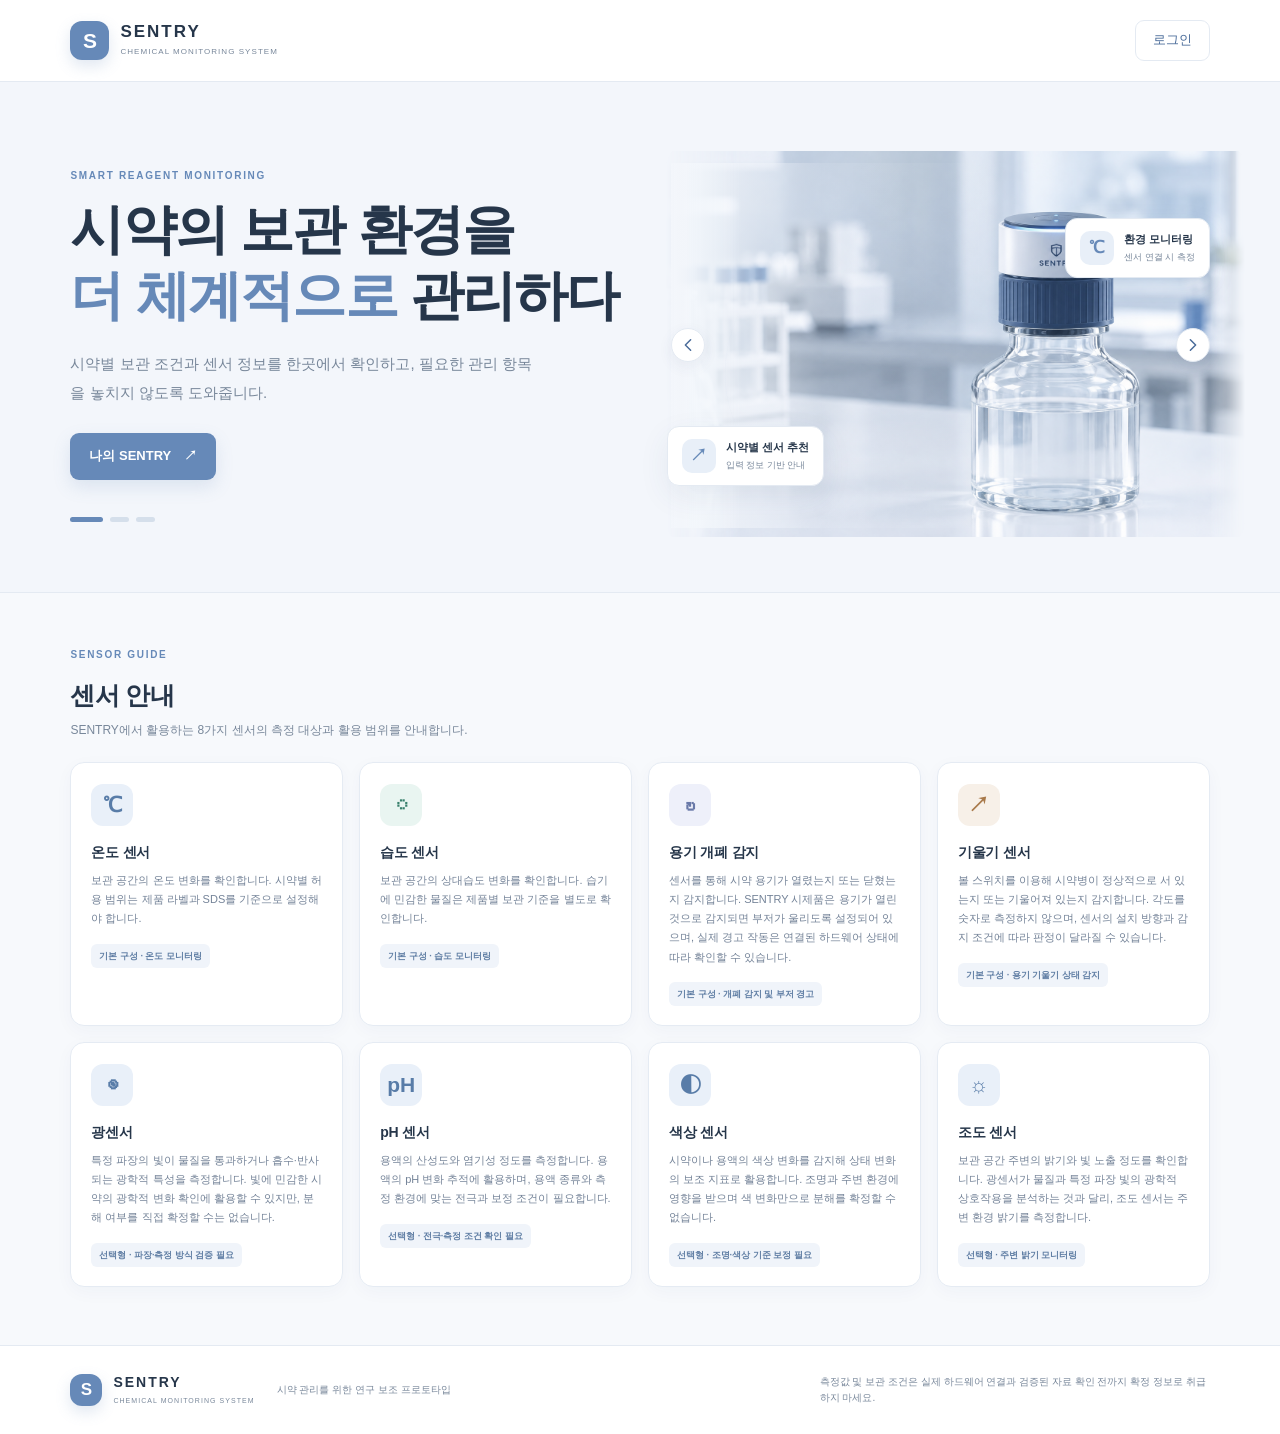
<file: index.html>
<!doctype html>
<html lang="ko">
<head>
  <meta charset="utf-8">
  <meta name="viewport" content="width=device-width, initial-scale=1">
  <meta name="theme-color" content="#6689B8">
  <meta name="description" content="SENTRY — 시약 보관 환경과 센서 상태를 관리하는 화학 연구 보조 시스템">
  <title>SENTRY | Chemical Monitoring System</title>
  <link rel="stylesheet" href="styles.css">
<link rel="stylesheet" href="sentry-account.css">  <style>
    .hero-visual > .hero-arrow {
      top: 50%;
      transform: translateY(-50%);
      padding: 0;
    }
  </style>
</head>
<body data-sentry-public-home>
  <header class="site-header">
    <a class="brand" href="index.html" aria-label="SENTRY 홈">
      <span class="brand-mark">S</span>
      <span><strong>SENTRY</strong><small>CHEMICAL MONITORING SYSTEM</small></span>
    </a>
    <nav class="top-nav" id="topNav" aria-label="주 메뉴"><a class="account-login" href="login.html">로그인</a></nav>
    <button class="mobile-menu" id="mobileMenu" aria-label="메뉴 열기">☰</button>
  </header>
  <main id="home">
    <section class="hero" aria-label="SENTRY 소개">
      <div class="hero-copy">
        <p class="eyebrow">SMART REAGENT MONITORING</p>
        <h1 id="heroTitle">시약의 보관 환경을<br><span>더 체계적으로</span> 관리하다</h1>
        <p id="heroDescription">시약별 보관 조건과 센서 정보를 한곳에서 확인하고, 필요한 관리 항목을 놓치지 않도록 도와줍니다.</p>
        <div class="hero-actions">
          <a class="button primary" href="my-sentry.html">나의 SENTRY <span>↗</span></a>
        </div>
        <div class="hero-dots" id="heroDots" aria-label="소개 슬라이드 선택">
          <button class="dot active" aria-label="1번 슬라이드" data-slide="0"></button>
          <button class="dot" aria-label="2번 슬라이드" data-slide="1"></button>
          <button class="dot" aria-label="3번 슬라이드" data-slide="2"></button>
        </div>
      </div>
      <div class="hero-visual">
        <div class="visual-orbit orbit-one"></div><div class="visual-orbit orbit-two"></div>
        <div class="hero-product-image"><img src="sentry-smart-reagent-bottle.png" alt="SENTRY 스마트 시약병 센서 캡 제품 콘셉트"></div>
        <div class="float-card float-top"><span class="float-icon">℃</span><span><b>환경 모니터링</b><small>센서 연결 시 측정</small></span></div>
        <div class="float-card float-bottom"><span class="float-icon">↗</span><span><b>시약별 센서 추천</b><small>입력 정보 기반 안내</small></span></div>
        <button class="hero-arrow prev" id="prevSlide" aria-label="이전 슬라이드"><svg width="18" height="18" viewBox="0 0 24 24" fill="none" aria-hidden="true" focusable="false"><path d="M15.5 5 L8.5 12 L15.5 19" stroke="currentColor" stroke-width="2" stroke-linecap="round" stroke-linejoin="round"/></svg></button>
        <button class="hero-arrow next" id="nextSlide" aria-label="다음 슬라이드"><svg width="18" height="18" viewBox="0 0 24 24" fill="none" aria-hidden="true" focusable="false"><path d="M8.5 5 L15.5 12 L8.5 19" stroke="currentColor" stroke-width="2" stroke-linecap="round" stroke-linejoin="round"/></svg></button>
      </div>
    </section>
    <section class="section sensor-guide" id="sensor-guide">
      <div class="section-heading"><div><p class="eyebrow">SENSOR GUIDE</p><h2>센서 안내</h2><p class="muted">SENTRY에서 활용하는 8가지 센서의 측정 대상과 활용 범위를 안내합니다.</p></div></div>
      <div class="sensor-guide-grid">
        <article class="guide-card"><span class="guide-icon">℃</span><h3>온도 센서</h3><p>보관 공간의 온도 변화를 확인합니다. 시약별 허용 범위는 제품 라벨과 SDS를 기준으로 설정해야 합니다.</p><small>기본 구성 · 온도 모니터링</small></article>
        <article class="guide-card"><span class="guide-icon">◌</span><h3>습도 센서</h3><p>보관 공간의 상대습도 변화를 확인합니다. 습기에 민감한 물질은 제품별 보관 기준을 별도로 확인합니다.</p><small>기본 구성 · 습도 모니터링</small></article>
        <article class="guide-card"><span class="guide-icon">↻</span><h3>용기 개폐 감지</h3><p>센서를 통해 시약 용기가 열렸는지 또는 닫혔는지 감지합니다. SENTRY 시제품은 용기가 열린 것으로 감지되면 부저가 울리도록 설정되어 있으며, 실제 경고 작동은 연결된 하드웨어 상태에 따라 확인할 수 있습니다.</p><small>기본 구성 · 개폐 감지 및 부저 경고</small></article>
        <article class="guide-card"><span class="guide-icon">↗</span><h3>기울기 센서</h3><p>볼 스위치를 이용해 시약병이 정상적으로 서 있는지 또는 기울어져 있는지 감지합니다. 각도를 숫자로 측정하지 않으며, 센서의 설치 방향과 감지 조건에 따라 판정이 달라질 수 있습니다.</p><small>기본 구성 · 용기 기울기 상태 감지</small></article>
        <article class="guide-card"><span class="guide-icon">◉</span><h3>광센서</h3><p>특정 파장의 빛이 물질을 통과하거나 흡수·반사되는 광학적 특성을 측정합니다. 빛에 민감한 시약의 광학적 변화 확인에 활용할 수 있지만, 분해 여부를 직접 확정할 수는 없습니다.</p><small>선택형 · 파장·측정 방식 검증 필요</small></article>
        <article class="guide-card"><span class="guide-icon">pH</span><h3>pH 센서</h3><p>용액의 산성도와 염기성 정도를 측정합니다. 용액의 pH 변화 추적에 활용하며, 용액 종류와 측정 환경에 맞는 전극과 보정 조건이 필요합니다.</p><small>선택형 · 전극·측정 조건 확인 필요</small></article>
        <article class="guide-card"><span class="guide-icon">◐</span><h3>색상 센서</h3><p>시약이나 용액의 색상 변화를 감지해 상태 변화의 보조 지표로 활용합니다. 조명과 주변 환경에 영향을 받으며 색 변화만으로 분해를 확정할 수 없습니다.</p><small>선택형 · 조명·색상 기준 보정 필요</small></article>
        <article class="guide-card"><span class="guide-icon">☼</span><h3>조도 센서</h3><p>보관 공간 주변의 밝기와 빛 노출 정도를 확인합니다. 광센서가 물질과 특정 파장 빛의 광학적 상호작용을 분석하는 것과 달리, 조도 센서는 주변 환경 밝기를 측정합니다.</p><small>선택형 · 주변 밝기 모니터링</small></article>
      </div>
    </section>
    <footer class="site-footer"><a class="brand footer-brand" href="index.html"><span class="brand-mark">S</span><span><strong>SENTRY</strong><small>CHEMICAL MONITORING SYSTEM</small></span></a><p>시약 관리를 위한 연구 보조 프로토타입</p><p class="footer-disclaimer">측정값 및 보관 조건은 실제 하드웨어 연결과 검증된 자료 확인 전까지 확정 정보로 취급하지 마세요.</p></footer>
  </main>
  <div class="toast" id="toast" role="status" aria-live="polite"></div>
  <script src="sentry-home.js"></script>
<script src="supabase-2.119.0.js"></script><script src="sentry-config.js"></script><script src="sentry-auth.js?v=guest-home-1"></script><script src="sentry-store.js"></script><script src="sentry-bootstrap.js"></script></body>
</html>
</file>
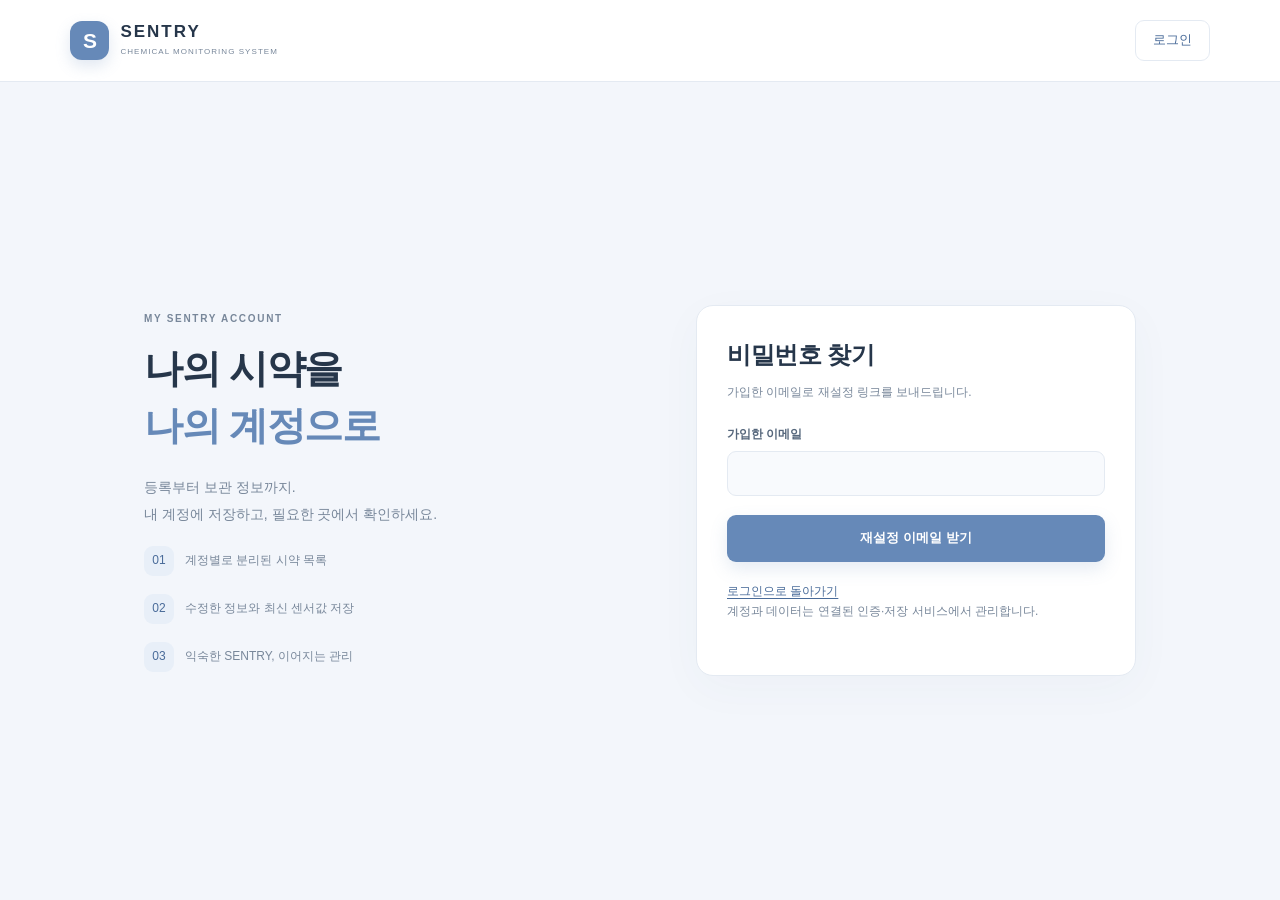
<file: forgot-password.html>
<!doctype html><html lang="ko"><head><meta charset="utf-8"><meta name="viewport" content="width=device-width,initial-scale=1"><meta name="theme-color" content="#6689B8"><title>비밀번호 찾기 | SENTRY</title><link rel="stylesheet" href="styles.css"><link rel="stylesheet" href="sentry-account.css"></head><body data-account-mode="forgot"><header class="site-header"><a class="brand" href="index.html"><span class="brand-mark">S</span><span><strong>SENTRY</strong><small>CHEMICAL MONITORING SYSTEM</small></span></a><nav class="top-nav" id="topNav" aria-label="주 메뉴"><a class="account-login" href="login.html">로그인</a></nav><button class="mobile-menu" id="mobileMenu" aria-label="메뉴 열기">☰</button></header><main class="account-shell"><section class="account-copy"><p class="eyebrow">MY SENTRY ACCOUNT</p><h1>나의 시약을<br><span>나의 계정으로</span></h1><p>등록부터 보관 정보까지.<br>내 계정에 저장하고, 필요한 곳에서 확인하세요.</p><div class="account-feature"><span>01</span>계정별로 분리된 시약 목록</div><div class="account-feature"><span>02</span>수정한 정보와 최신 센서값 저장</div><div class="account-feature"><span>03</span>익숙한 SENTRY, 이어지는 관리</div></section><section class="account-card" aria-labelledby="accountTitle"><h2 id="accountTitle">비밀번호 찾기</h2><p>가입한 이메일로 재설정 링크를 보내드립니다.</p><p id="accountMessage" class="account-message" role="status" aria-live="polite" hidden></p><form id="accountForm" class="account-form"><label for="email">가입한 이메일<input id="email" name="email" type="email" autocomplete="username"  required></label><button class="button primary" type="submit" disabled>재설정 이메일 받기</button></form><div class="account-links"><a href="login.html">로그인으로 돌아가기</a></div><p class="account-help">계정과 데이터는 연결된 인증·저장 서비스에서 관리합니다.</p></section></main><script src="supabase-2.119.0.js"></script><script src="sentry-config.js"></script><script src="sentry-auth.js"></script><script src="sentry-store.js"></script><script src="sentry-bootstrap.js"></script><script src="sentry-auth-forms.js"></script><script>document.getElementById('mobileMenu').addEventListener('click',()=>document.getElementById('topNav').classList.toggle('open'));</script></body></html>
</file>
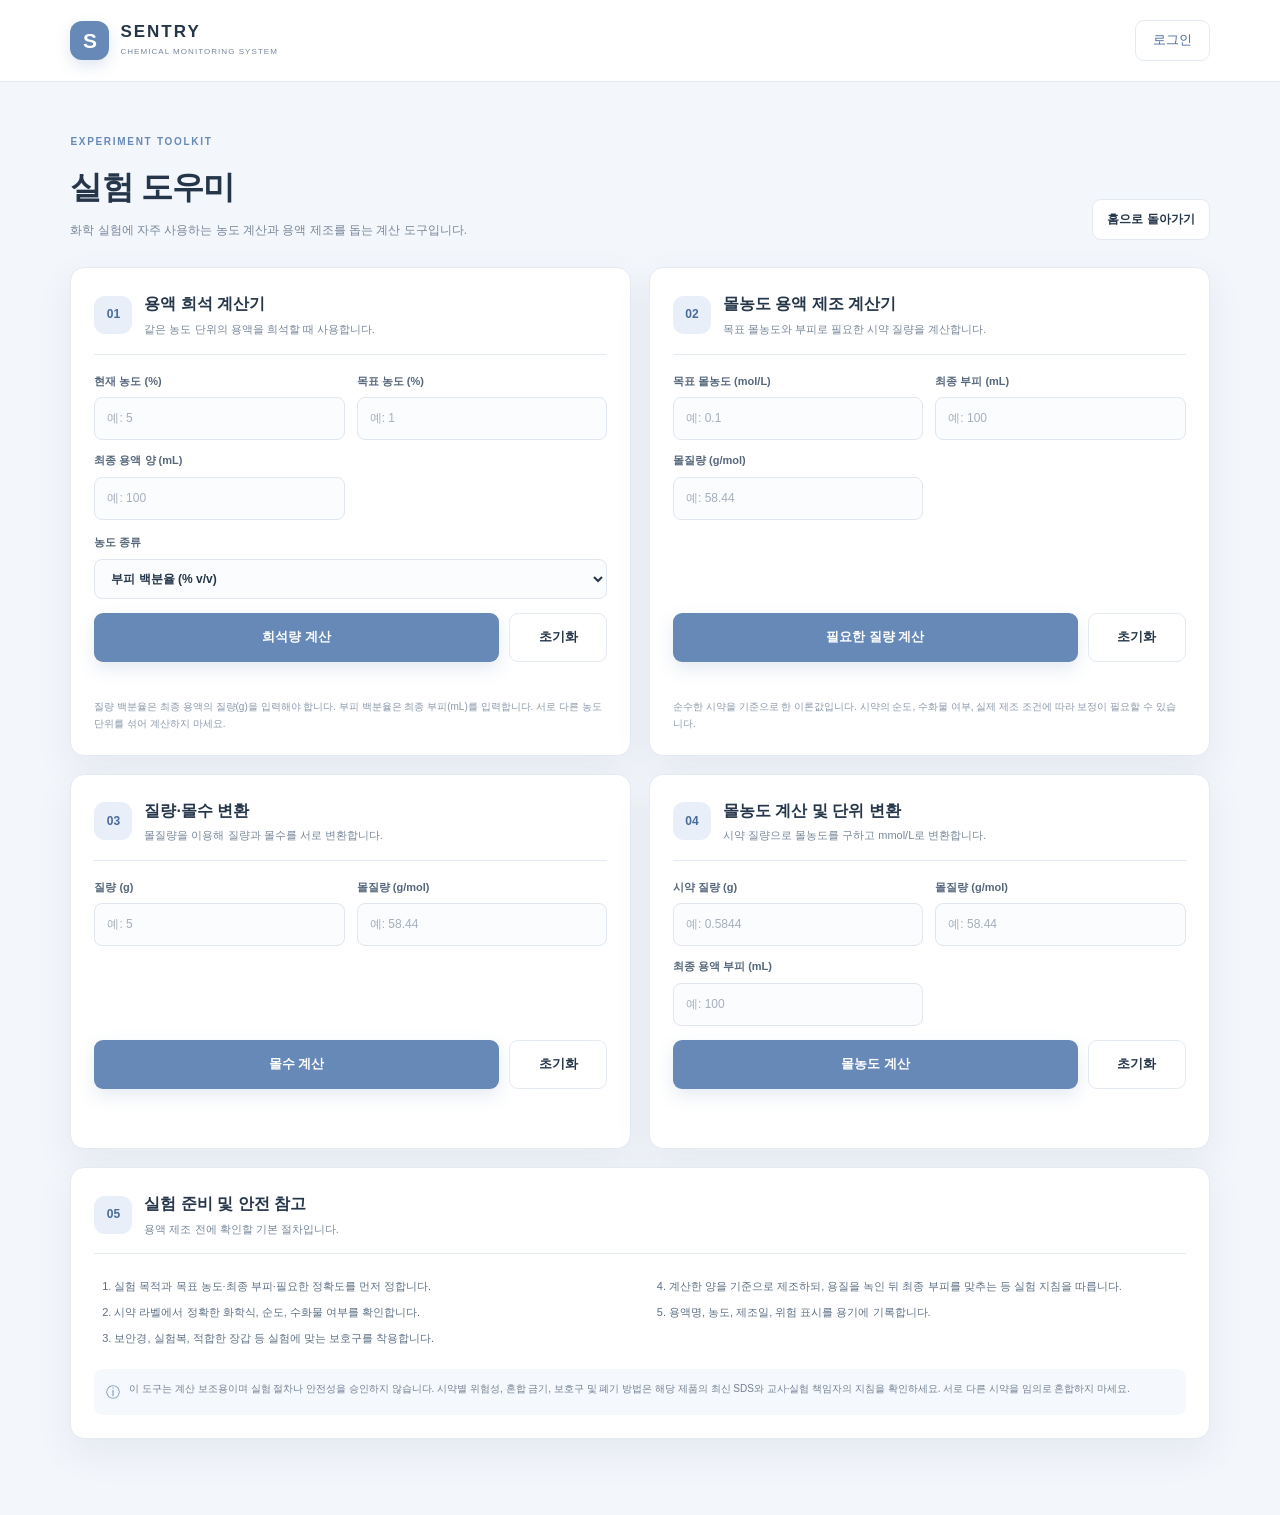
<file: lab-tool.html>
<!doctype html>
<html lang="ko"><head><meta charset="utf-8"><meta name="viewport" content="width=device-width, initial-scale=1"><meta name="theme-color" content="#6689B8"><title>실험 도우미 | SENTRY</title><link rel="stylesheet" href="styles.css"><link rel="stylesheet" href="sentry-extra.css"><link rel="stylesheet" href="sentry-account.css"><style>
.lab-section .lab-grid{align-items:stretch}
.lab-section .lab-result[hidden]{display:none}
.lab-section .guide-panel,.lab-section .ai-panel{grid-column:1/-1}
@media(min-width:761px){
  .lab-section .guide-panel .procedure-list{columns:2;column-gap:38px}
  .lab-section .guide-panel .procedure-list li{break-inside:avoid}
  @supports(grid-template-rows:subgrid){
    .lab-section .lab-grid>.lab-panel:nth-child(-n+4){
      display:grid;grid-row:span 4;grid-template-rows:subgrid
    }
    .lab-section .lab-panel:nth-child(-n+4)>.lab-panel-heading{grid-row:1;margin-bottom:0}
    .lab-section .lab-panel:nth-child(-n+4)>.lab-form{grid-row:2}
    .lab-section .lab-panel:nth-child(-n+4) .lab-action-row{margin-top:auto}
    .lab-section .lab-panel:nth-child(-n+4)>.lab-result{grid-row:3;margin-top:0}
    .lab-section .lab-panel:nth-child(-n+4)>.lab-caution{grid-row:4;margin-top:0}
  }
}
.lab-action-row{display:flex;align-items:stretch;gap:10px;min-width:0}
.lab-action-row>.button[type="submit"]{flex:1 1 auto;min-width:0}
.lab-action-row>.lab-reset{flex:0 0 98px;min-width:0;white-space:nowrap;word-break:keep-all}
@media(max-width:420px){.lab-action-row{gap:8px}.lab-action-row>.lab-reset{flex-basis:82px;padding:11px 9px}}
</style></head><body>
<header class="site-header"><a class="brand" href="index.html"><span class="brand-mark">S</span><span><strong>SENTRY</strong><small>CHEMICAL MONITORING SYSTEM</small></span></a><nav class="top-nav" id="topNav" aria-label="주 메뉴"><a class="account-login" href="login.html">로그인</a></nav><button class="mobile-menu" id="mobileMenu" aria-label="메뉴 열기">☰</button></header>
<main><section class="section lab-section"><div class="section-heading"><div><p class="eyebrow">EXPERIMENT TOOLKIT</p><h1 class="lab-page-title">실험 도우미</h1><p class="muted">화학 실험에 자주 사용하는 농도 계산과 용액 제조를 돕는 계산 도구입니다.</p></div><a class="button secondary small" href="index.html">홈으로 돌아가기</a></div>
<div class="lab-grid">
<section class="panel lab-panel"><div class="lab-panel-heading"><span class="lab-number">01</span><div><h2>용액 희석 계산기</h2><p>같은 농도 단위의 용액을 희석할 때 사용합니다.</p></div></div>
<form id="dilutionForm" class="lab-form"><div class="lab-fields"><label>현재 농도 (%)<input id="stockConcentration" type="number" min="0" step="any" placeholder="예: 5" required></label><label>목표 농도 (%)<input id="targetConcentration" type="number" min="0" step="any" placeholder="예: 1" required></label><label id="finalAmountLabel">최종 용액 양 (mL)<input id="finalVolume" type="number" min="0" step="any" placeholder="예: 100" required></label></div><label>농도 종류<select id="dilutionType"><option value="v">부피 백분율 (% v/v)</option><option value="w">질량 백분율 (% w/w)</option></select></label><div class="lab-action-row"><button class="button primary" type="submit">희석량 계산</button><button class="button secondary lab-reset" type="reset" aria-label="희석량 계산 입력값과 계산 결과 초기화">초기화</button></div></form><div id="dilutionResult" class="lab-result" aria-live="polite" hidden></div><p class="lab-caution">질량 백분율은 최종 용액의 질량(g)을 입력해야 합니다. 부피 백분율은 최종 부피(mL)를 입력합니다. 서로 다른 농도 단위를 섞어 계산하지 마세요.</p></section>
<section class="panel lab-panel"><div class="lab-panel-heading"><span class="lab-number">02</span><div><h2>몰농도 용액 제조 계산기</h2><p>목표 몰농도와 부피로 필요한 시약 질량을 계산합니다.</p></div></div>
<form id="molarForm" class="lab-form"><div class="lab-fields"><label>목표 몰농도 (mol/L)<input id="molarity" type="number" min="0" step="any" placeholder="예: 0.1" required></label><label>최종 부피 (mL)<input id="solutionVolume" type="number" min="0" step="any" placeholder="예: 100" required></label><label>몰질량 (g/mol)<input id="molarMass" type="number" min="0" step="any" placeholder="예: 58.44" required></label></div><div class="lab-action-row"><button class="button primary" type="submit">필요한 질량 계산</button><button class="button secondary lab-reset" type="reset" aria-label="필요한 질량 계산 입력값과 계산 결과 초기화">초기화</button></div></form><div id="molarResult" class="lab-result" aria-live="polite" hidden></div><p class="lab-caution">순수한 시약을 기준으로 한 이론값입니다. 시약의 순도, 수화물 여부, 실제 제조 조건에 따라 보정이 필요할 수 있습니다.</p></section>
<section class="panel lab-panel"><div class="lab-panel-heading"><span class="lab-number">03</span><div><h2>질량·몰수 변환</h2><p>몰질량을 이용해 질량과 몰수를 서로 변환합니다.</p></div></div>
<form id="amountForm" class="lab-form"><div class="lab-fields"><label>질량 (g)<input id="sampleMass" type="number" min="0" step="any" placeholder="예: 5" required></label><label>몰질량 (g/mol)<input id="sampleMolarMass" type="number" min="0" step="any" placeholder="예: 58.44" required></label></div><div class="lab-action-row"><button class="button primary" type="submit">몰수 계산</button><button class="button secondary lab-reset" type="reset" aria-label="몰수 계산 입력값과 계산 결과 초기화">초기화</button></div></form><div id="amountResult" class="lab-result" aria-live="polite" hidden></div></section>
<section class="panel lab-panel"><div class="lab-panel-heading"><span class="lab-number">04</span><div><h2>몰농도 계산 및 단위 변환</h2><p>시약 질량으로 몰농도를 구하고 mmol/L로 변환합니다.</p></div></div>
<form id="concentrationForm" class="lab-form"><div class="lab-fields"><label>시약 질량 (g)<input id="calcMass" type="number" min="0" step="any" placeholder="예: 0.5844" required></label><label>몰질량 (g/mol)<input id="calcMolarMass" type="number" min="0" step="any" placeholder="예: 58.44" required></label><label>최종 용액 부피 (mL)<input id="calcVolume" type="number" min="0" step="any" placeholder="예: 100" required></label></div><div class="lab-action-row"><button class="button primary" type="submit">몰농도 계산</button><button class="button secondary lab-reset" type="reset" aria-label="몰농도 계산 입력값과 계산 결과 초기화">초기화</button></div></form><div id="concentrationResult" class="lab-result" aria-live="polite" hidden></div></section>
<section class="panel lab-panel guide-panel"><div class="lab-panel-heading"><span class="lab-number">05</span><div><h2>실험 준비 및 안전 참고</h2><p>용액 제조 전에 확인할 기본 절차입니다.</p></div></div><ol class="procedure-list"><li>실험 목적과 목표 농도·최종 부피·필요한 정확도를 먼저 정합니다.</li><li>시약 라벨에서 정확한 화학식, 순도, 수화물 여부를 확인합니다.</li><li>보안경, 실험복, 적합한 장갑 등 실험에 맞는 보호구를 착용합니다.</li><li>계산한 양을 기준으로 제조하되, 용질을 녹인 뒤 최종 부피를 맞추는 등 실험 지침을 따릅니다.</li><li>용액명, 농도, 제조일, 위험 표시를 용기에 기록합니다.</li></ol><div class="notice-box"><span>ⓘ</span><p>이 도구는 계산 보조용이며 실험 절차나 안전성을 승인하지 않습니다. 시약별 위험성, 혼합 금기, 보호구 및 폐기 방법은 해당 제품의 최신 SDS와 교사·실험 책임자의 지침을 확인하세요. 서로 다른 시약을 임의로 혼합하지 마세요.</p></div></section>

</div></section></main><div class="toast" id="toast" role="status" aria-live="polite"></div><script src="supabase-2.119.0.js"></script><script src="sentry-config.js"></script><script src="sentry-auth.js?v=nav-1"></script><script src="lab-tool.js?v=layout-1"></script><script>
/* Clear each calculator's inputs AND its output, without changing existing calculations. */
(() => {
  const calculators = [
    ['dilutionForm', 'dilutionResult'],
    ['molarForm', 'molarResult'],
    ['amountForm', 'amountResult'],
    ['concentrationForm', 'concentrationResult']
  ];
  for (const [formId, resultId] of calculators) {
    const form = document.getElementById(formId);
    const result = document.getElementById(resultId);
    if (!form || !result) continue;

    form.addEventListener('reset', () => {
      // The native reset action restores every input/select to its original blank/default state.
      result.replaceChildren();
      result.hidden = true;
      // The dilution unit label is also updated when the concentration type changes.
      if (formId === 'dilutionForm') {
        const finalLabel = document.getElementById('finalAmountLabel');
        if (finalLabel && finalLabel.firstChild) {
          finalLabel.firstChild.textContent = '최종 용액 양 (mL)';
        }
      }
    });
  }
})();
</script></body></html>
</file>
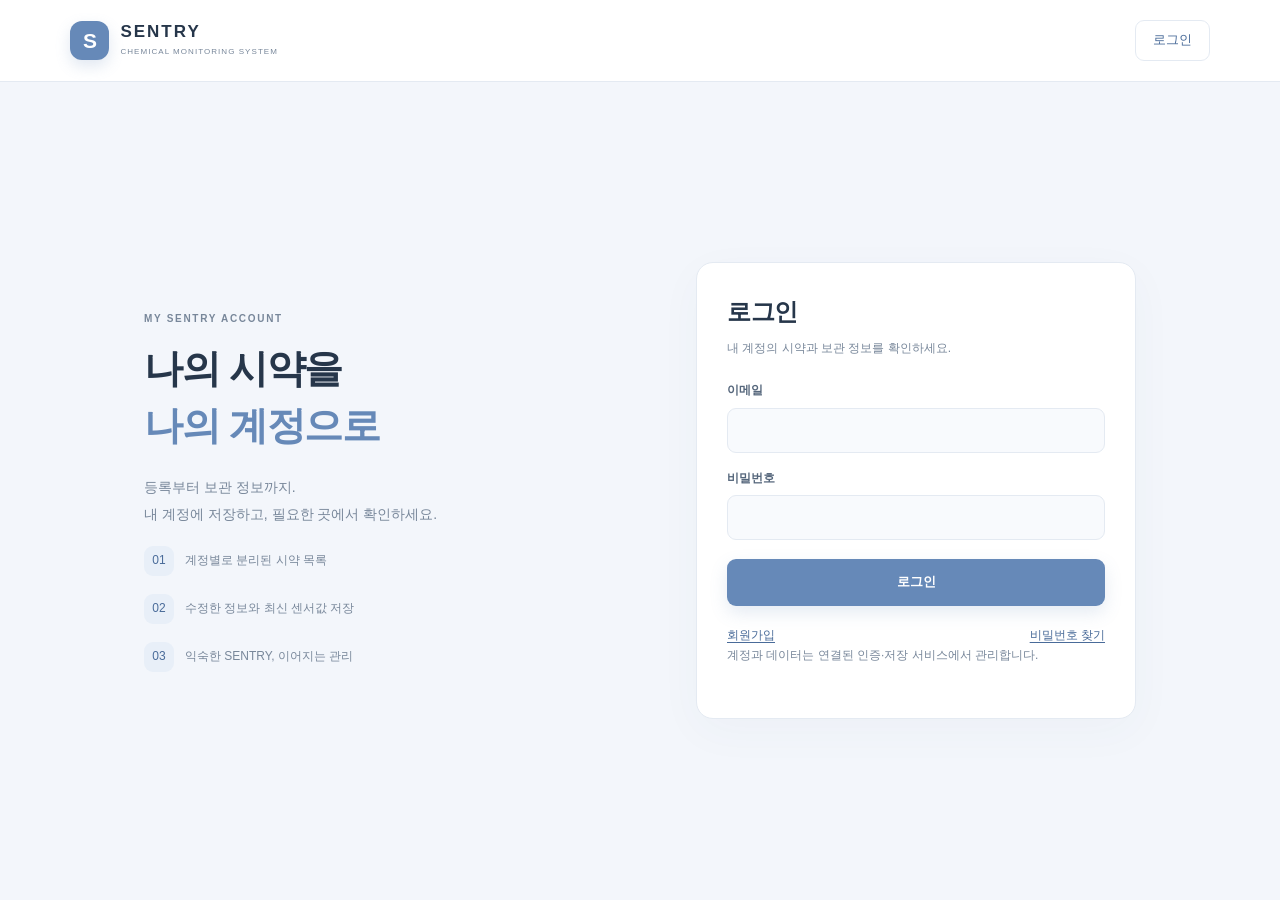
<file: login.html>
<!doctype html><html lang="ko"><head><meta charset="utf-8"><meta name="viewport" content="width=device-width,initial-scale=1"><meta name="theme-color" content="#6689B8"><title>로그인 | SENTRY</title><link rel="stylesheet" href="styles.css"><link rel="stylesheet" href="sentry-account.css"></head><body data-account-mode="login"><header class="site-header"><a class="brand" href="index.html"><span class="brand-mark">S</span><span><strong>SENTRY</strong><small>CHEMICAL MONITORING SYSTEM</small></span></a><nav class="top-nav" id="topNav" aria-label="주 메뉴"><a class="account-login" href="login.html">로그인</a></nav><button class="mobile-menu" id="mobileMenu" aria-label="메뉴 열기">☰</button></header><main class="account-shell"><section class="account-copy"><p class="eyebrow">MY SENTRY ACCOUNT</p><h1>나의 시약을<br><span>나의 계정으로</span></h1><p>등록부터 보관 정보까지.<br>내 계정에 저장하고, 필요한 곳에서 확인하세요.</p><div class="account-feature"><span>01</span>계정별로 분리된 시약 목록</div><div class="account-feature"><span>02</span>수정한 정보와 최신 센서값 저장</div><div class="account-feature"><span>03</span>익숙한 SENTRY, 이어지는 관리</div></section><section class="account-card" aria-labelledby="accountTitle"><h2 id="accountTitle">로그인</h2><p>내 계정의 시약과 보관 정보를 확인하세요.</p><p id="accountMessage" class="account-message" role="status" aria-live="polite" hidden></p><form id="accountForm" class="account-form"><label for="email">이메일<input id="email" name="email" type="email" autocomplete="username"  required></label><label for="password">비밀번호<input id="password" name="password" type="password" autocomplete="current-password"  required></label><button class="button primary" type="submit" disabled>로그인</button></form><div class="account-links"><a href="signup.html">회원가입</a><a href="forgot-password.html">비밀번호 찾기</a></div><p class="account-help">계정과 데이터는 연결된 인증·저장 서비스에서 관리합니다.</p></section></main><script src="supabase-2.119.0.js"></script><script src="sentry-config.js"></script><script src="sentry-auth.js"></script><script src="sentry-store.js"></script><script src="sentry-bootstrap.js"></script><script src="sentry-auth-forms.js"></script><script>document.getElementById('mobileMenu').addEventListener('click',()=>document.getElementById('topNav').classList.toggle('open'));</script></body></html>
</file>
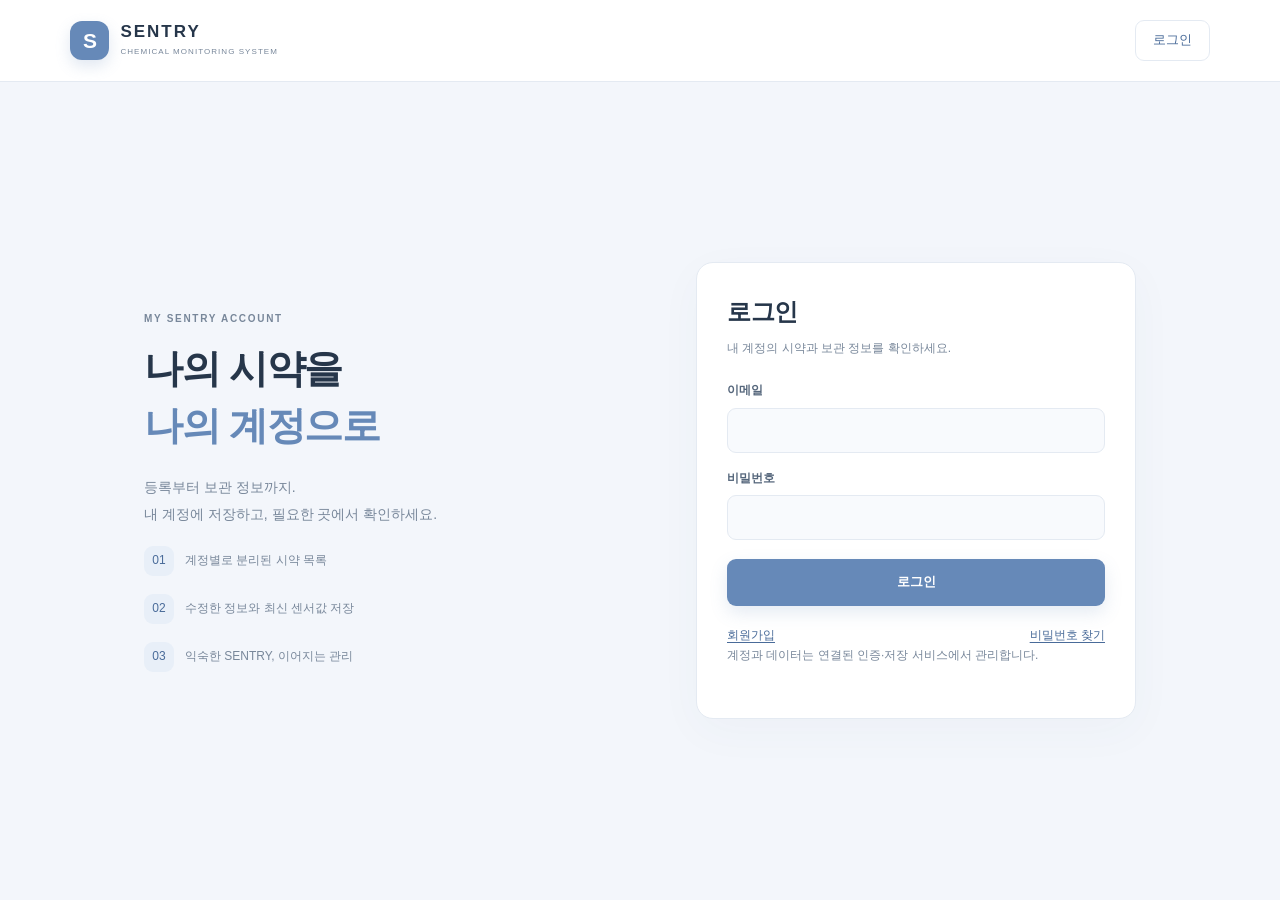
<file: my-sentry.html>
<!doctype html><html lang="ko"><head><meta charset="utf-8"><meta name="viewport" content="width=device-width, initial-scale=1"><title>나의 SENTRY | SENTRY</title><link rel="stylesheet" href="styles.css"><link rel="stylesheet" href="sentry-extra.css"><link rel="stylesheet" href="sentry-serial.css"><link rel="stylesheet" href="sentry-account.css"></head><body data-sentry-private data-sentry-scripts='["sentry-parser.js","sentry-serial.js?v=tilt-inverted-1","my-sentry.js?v=tilt-inverted-1"]'>
<header class="site-header"><a class="brand" href="index.html"><span class="brand-mark">S</span><span><strong>SENTRY</strong><small>CHEMICAL MONITORING SYSTEM</small></span></a><nav class="top-nav" id="topNav" aria-label="주 메뉴"><a class="account-login" href="login.html">로그인</a></nav><button class="mobile-menu" id="mobileMenu" aria-label="메뉴 열기">☰</button></header>
<main><section class="section dashboard-section" style="padding-top:54px"><div class="section-heading"><div><p class="eyebrow">MY SENTRY</p><h2>나의 SENTRY</h2><p class="muted">등록 시약과 보관함 위치·용기 기울기 상태를 확인합니다. HC-06을 연결한 시약은 실제 수신값을 표시하고, 연결하지 않은 시약은 센서 미연결로 표시합니다.</p></div><a class="button primary small" href="register.html">＋ 시약 등록</a></div>

<div class="account-bar"><span><small>내 계정</small> <strong id="accountIdentity"></strong></span><div class="account-bar-actions"><button type="button" class="button secondary small" id="refreshAccountData">계정 데이터 새로고침</button></div></div><p id="accountDataMessage" class="account-data-message" role="status"></p><section class="panel serial-panel" aria-labelledby="serialTitle">
  <div class="serial-heading"><div><p class="eyebrow">LIVE SENSOR CONNECTION</p><h3 id="serialTitle">HC-06 센서 연결</h3><p class="muted">이 PC의 블루투스 센서 데이터를 선택한 시약에 연결합니다.</p></div><span id="serialSource" class="serial-source serial-neutral">수신 대기</span></div>
  <div class="serial-controls"><label for="serialReagent">연결할 시약<select id="serialReagent"><option value="">시약 선택</option></select></label><button type="button" id="serialConnect" class="button primary small">HC-06 연결</button><button type="button" id="serialDisconnect" class="button secondary small" disabled>연결 해제</button></div>
  <p id="serialStatus" class="serial-status" role="status" aria-live="polite"></p><p class="serial-time">마지막 수신: <span id="serialTime">아직 수신하지 않음</span> · 통신 속도 9600 baud</p>
  <div class="serial-values"><div><small>온도</small><b id="serialTemp">정보 없음</b></div><div><small>습도</small><b id="serialHumidity">정보 없음</b></div><div><small>개폐 센서</small><b id="serialDoor">정보 없음</b></div><div><small>용기 기울기</small><b id="serialTilt">정보 없음</b></div><div><small>적외선 용기 감지</small><b id="serialIR">정보 없음</b></div><div><small>부저</small><b id="serialBuzzer">정보 없음</b></div></div>
  <p class="serial-note">PC Chrome에서 사용하세요. 연결 전 아두이노 시리얼 모니터와 PuTTY를 닫고, 장치 선택창에서 COM4 또는 HC-06을 선택하세요. 약 10초마다 갱신되며 30초 이상 수신이 없으면 과거 측정으로 표시합니다. 이 페이지를 닫거나 새로고침하면 다시 연결해야 합니다.</p>
  <p class="serial-note">수신한 최신 측정값은 로그인한 계정에 저장합니다. 전체 측정 이력은 저장하지 않으며, 같은 계정으로 다른 기기에서 나의 SENTRY를 열면 약 2초 간격으로 새 값을 확인합니다. HC-06은 수신용 PC 한 대에 연결하세요. 적외선 감지는 물체 감지 결과이며 지정 보관함의 정상 보관을 증명하지 않습니다. 개폐 센서가 용기와 보관함 중 어디에 설치됐는지 확인하세요.</p>
  <p id="sharedSensorStatus" class="serial-note">공유 센서값을 확인하고 있습니다.</p><p id="serialSaveStatus" class="serial-note" role="status">계정에 저장할 측정값을 기다립니다.</p><details><summary>최근 수신 원문 보기</summary><pre id="serialRaw">아직 수신하지 않음</pre></details>
</section>
<div class="search-row"><span>⌕</span><input id="searchReagents" placeholder="시약 이름 또는 화학식 검색"><button id="clearSearch" class="button secondary small">초기화</button></div>
<div class="stats-grid stats-two"><article class="stat-card"><span class="stat-label">등록 시약</span><strong id="totalReagents">0</strong><span class="stat-note">내 계정에 등록된 시약</span></article><article class="stat-card"><span class="stat-label">확인 필요</span><strong id="needsReview">0</strong><span class="stat-note">보관 조건·이력 검토</span></article></div>
<div class="dashboard-grid"><article class="panel"><div class="panel-heading"><div><h3>등록된 시약</h3><p class="muted">보관함·용기·개폐 상태와 실시간 온습도를 표시합니다. 온도 경보 범위는 1~30°C이며 습도는 현재 또는 마지막 측정 수치를 표시합니다.</p></div></div><div id="reagentList"></div></article><article class="panel"><div class="panel-heading"><div><h3>확인이 필요한 시약</h3><p class="muted">실시간 이상이 감지된 시약은 이 목록으로 이동하고, 이상이 해소되면 등록 목록에 돌아갑니다.</p></div></div><div id="reviewList"></div></article></div>
<div class="notice-box"><span>ⓘ</span><p>HC-06으로 수신한 시약은 실제 측정과 수신 시간을 표시합니다. 센서 감지 결과만으로 시약의 안전성이나 정상 보관을 확정할 수 없습니다. 실제 취급 전 제품 라벨과 최신 SDS를 확인하세요.</p></div></section></main><div class="toast" id="toast"></div><script src="supabase-2.119.0.js"></script><script src="sentry-config.js"></script><script src="sentry-auth.js"></script><script src="sentry-store.js?v=tilt-inverted-1"></script><script src="sentry-bootstrap.js"></script></body></html>
</file>
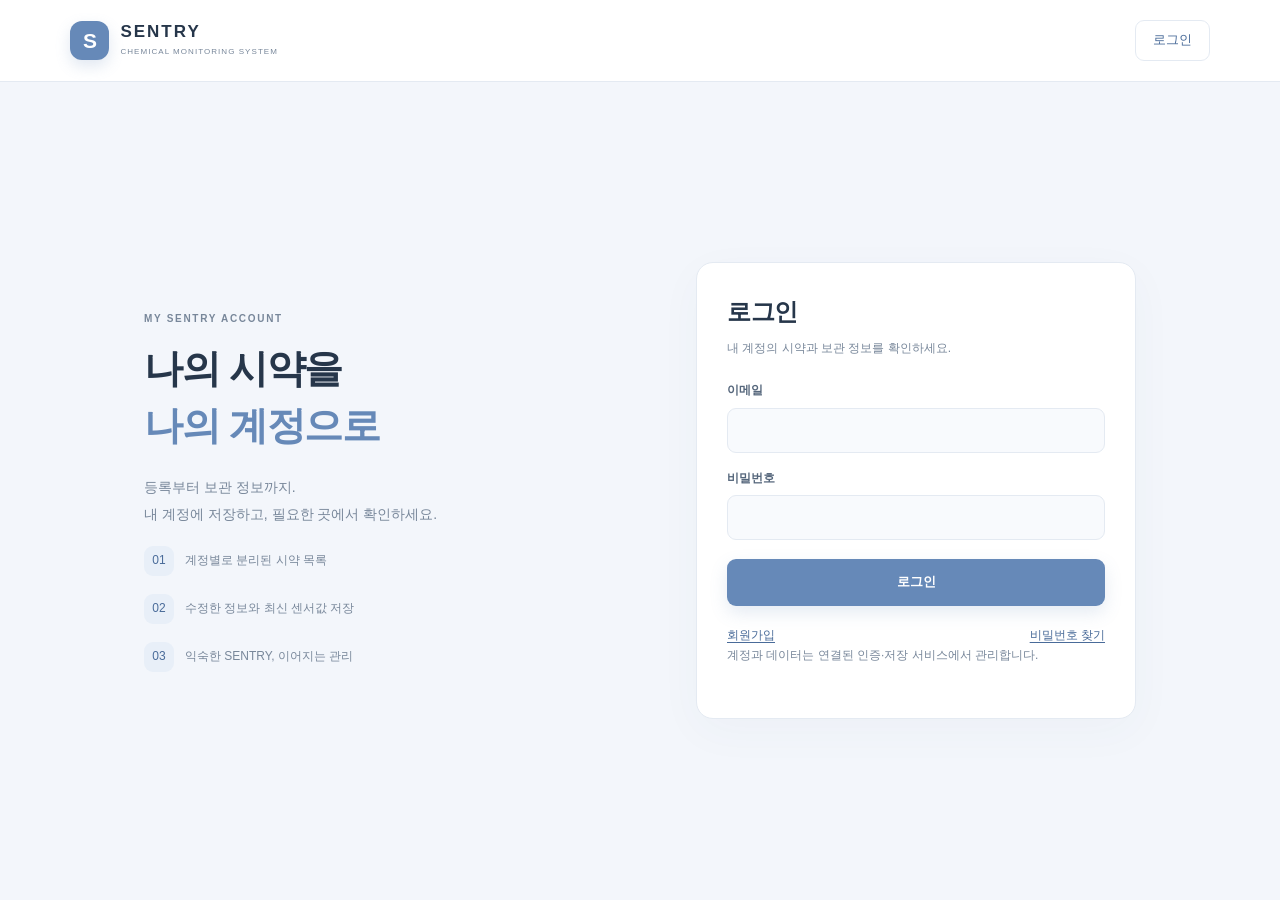
<file: register.html>
<!doctype html>
<html lang="ko"><head><meta charset="utf-8"><meta name="viewport" content="width=device-width, initial-scale=1"><meta name="theme-color" content="#6689B8"><title>시약 등록 | SENTRY</title><link rel="stylesheet" href="styles.css"><link rel="stylesheet" href="sentry-account.css"></head><body data-sentry-private data-sentry-scripts='["app.js","sentry-formula.js?v=sentry-clickonly-20261105"]'>
<header class="site-header"><a class="brand" href="index.html"><span class="brand-mark">S</span><span><strong>SENTRY</strong><small>CHEMICAL MONITORING SYSTEM</small></span></a><nav class="top-nav" id="topNav" aria-label="주 메뉴"><a class="account-login" href="login.html">로그인</a></nav><button class="mobile-menu" id="mobileMenu" aria-label="메뉴 열기">☰</button></header>
<main><div class="section" style="padding-top:48px"><div class="section-heading"><div><p class="eyebrow">REAGENT WORKSPACE</p><h1 style="font-size:32px;margin:0 0 8px">시약 등록</h1><p class="muted">시약 정보를 입력하고 보관 확인 항목과 추가 센서 후보를 확인합니다.</p></div><a class="button secondary small" href="my-sentry.html">나의 SENTRY로 돌아가기</a></div><section class="section register-section" id="register">
      <div class="section-heading">
        <div><p class="eyebrow">REAGENT PROFILE</p><h2>시약 등록 및 분석</h2><p class="muted">시약 정보를 입력하면 기본 관리 항목과 추가 센서 후보를 안내합니다.</p></div>
      </div>
      <div class="register-layout">
        <form id="reagentForm" class="panel form-panel">
          <div class="form-section-title"><span>01</span><div><h3>시약 기본 정보</h3><p>시약 이름을 자유롭게 입력할 수 있습니다. 목록에 있는 시약은 정보를 자동으로 채워 줍니다.</p></div></div>
          <label>시약 이름 <span class="required">*</span><input id="reagentName" required placeholder="예: 아세트산"><small class="field-hint">학교 목록에 있는 한글·영문 시약명은 자동 완성됩니다. 목록에 없는 이름도 입력해 등록할 수 있습니다.</small></label>
          <label>분자식 또는 화학식 <input id="formula" placeholder="예: CH₃COOH"><small class="field-hint">목록에 있는 이름을 입력하면 자료에 기재된 화학식이 자동으로 채워집니다. 확인 후 직접 수정할 수 있습니다.</small></label>
          <div class="form-row">
            <label>물질 형태
              <select id="formType"><option value="">선택 안 함</option><option value="solid">고체</option><option value="liquid">액체·용액</option><option value="gas">기체</option><option value="unknown">모름</option></select>
            </label>
            <label>농도·순도 <input id="concentration" placeholder="예: 1 mol/L, 99%"></label>
          </div>
          <label>보관 조건 <input id="storage" placeholder="예: 실온, 직사광선 차단 (확인한 내용만 입력)"></label>
          <label>보관 위치 <input id="location" placeholder="예: 시약장 A-02, 냉장고 1번 선반"></label>
          <label>용기·기타 메모 <textarea id="notes" rows="3" placeholder="용기 종류, 라벨 내용, SDS 확인 사항 등"></textarea></label>
          <button class="button primary submit-button" type="submit">시약 분석 및 등록 <span>↗</span></button>
          <p class="form-footnote">시약을 등록하려면 반드시 아래의 ‘시약 분석 및 등록’ 버튼을 클릭하세요. Enter 키만으로는 등록되지 않습니다. 등록 정보는 이 브라우저에 저장되며, 제품 라벨과 SDS를 확인하세요.</p>
        </form>
        <aside class="panel analysis-panel" id="analysisPanel">
          <div class="analysis-heading"><span class="analysis-symbol">✳</span><div><p class="eyebrow">SENTRY ANALYSIS</p><h3>분석 결과 미리보기</h3></div></div>
          <div class="analysis-placeholder"><div class="placeholder-symbol">⌁</div><b>시약 정보를 입력해 주세요</b><p>등록 후 입력 정보에 기반한 확인 항목과 센서 후보를 확인할 수 있습니다.</p></div>
          <div class="sensor-recommendations" id="sensorRecommendations"></div>
        </aside>
      </div>
    </section></div></main><div class="toast" id="toast" role="status" aria-live="polite"></div><script src="supabase-2.119.0.js"></script><script src="sentry-config.js"></script><script src="sentry-auth.js"></script><script src="sentry-store.js"></script><script src="sentry-bootstrap.js"></script></body></html>
</file>
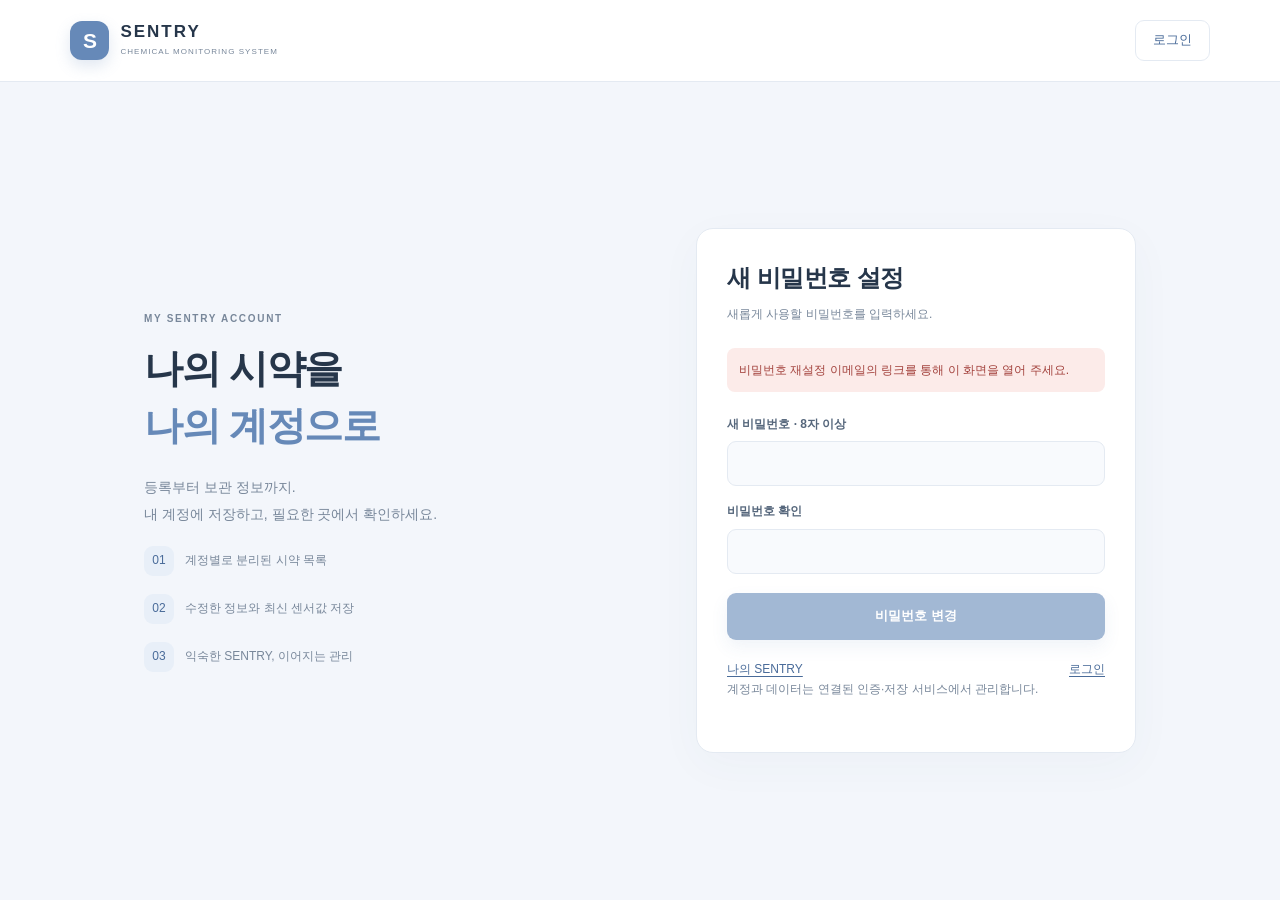
<file: reset-password.html>
<!doctype html><html lang="ko"><head><meta charset="utf-8"><meta name="viewport" content="width=device-width,initial-scale=1"><meta name="theme-color" content="#6689B8"><title>새 비밀번호 설정 | SENTRY</title><link rel="stylesheet" href="styles.css"><link rel="stylesheet" href="sentry-account.css"></head><body data-account-mode="reset"><header class="site-header"><a class="brand" href="index.html"><span class="brand-mark">S</span><span><strong>SENTRY</strong><small>CHEMICAL MONITORING SYSTEM</small></span></a><nav class="top-nav" id="topNav" aria-label="주 메뉴"><a class="account-login" href="login.html">로그인</a></nav><button class="mobile-menu" id="mobileMenu" aria-label="메뉴 열기">☰</button></header><main class="account-shell"><section class="account-copy"><p class="eyebrow">MY SENTRY ACCOUNT</p><h1>나의 시약을<br><span>나의 계정으로</span></h1><p>등록부터 보관 정보까지.<br>내 계정에 저장하고, 필요한 곳에서 확인하세요.</p><div class="account-feature"><span>01</span>계정별로 분리된 시약 목록</div><div class="account-feature"><span>02</span>수정한 정보와 최신 센서값 저장</div><div class="account-feature"><span>03</span>익숙한 SENTRY, 이어지는 관리</div></section><section class="account-card" aria-labelledby="accountTitle"><h2 id="accountTitle">새 비밀번호 설정</h2><p>새롭게 사용할 비밀번호를 입력하세요.</p><p id="accountMessage" class="account-message" role="status" aria-live="polite" hidden></p><form id="accountForm" class="account-form"><label for="password">새 비밀번호 · 8자 이상<input id="password" name="password" type="password" autocomplete="new-password" minlength="8" required></label><label for="passwordConfirm">비밀번호 확인<input id="passwordConfirm" name="passwordConfirm" type="password" autocomplete="new-password" minlength="8" required></label><button class="button primary" type="submit" disabled>비밀번호 변경</button></form><div class="account-links"><a href="my-sentry.html">나의 SENTRY</a><a href="login.html">로그인</a></div><p class="account-help">계정과 데이터는 연결된 인증·저장 서비스에서 관리합니다.</p></section></main><script src="supabase-2.119.0.js"></script><script src="sentry-config.js"></script><script src="sentry-auth.js"></script><script src="sentry-store.js"></script><script src="sentry-bootstrap.js"></script><script src="sentry-auth-forms.js"></script><script>document.getElementById('mobileMenu').addEventListener('click',()=>document.getElementById('topNav').classList.toggle('open'));</script></body></html>
</file>
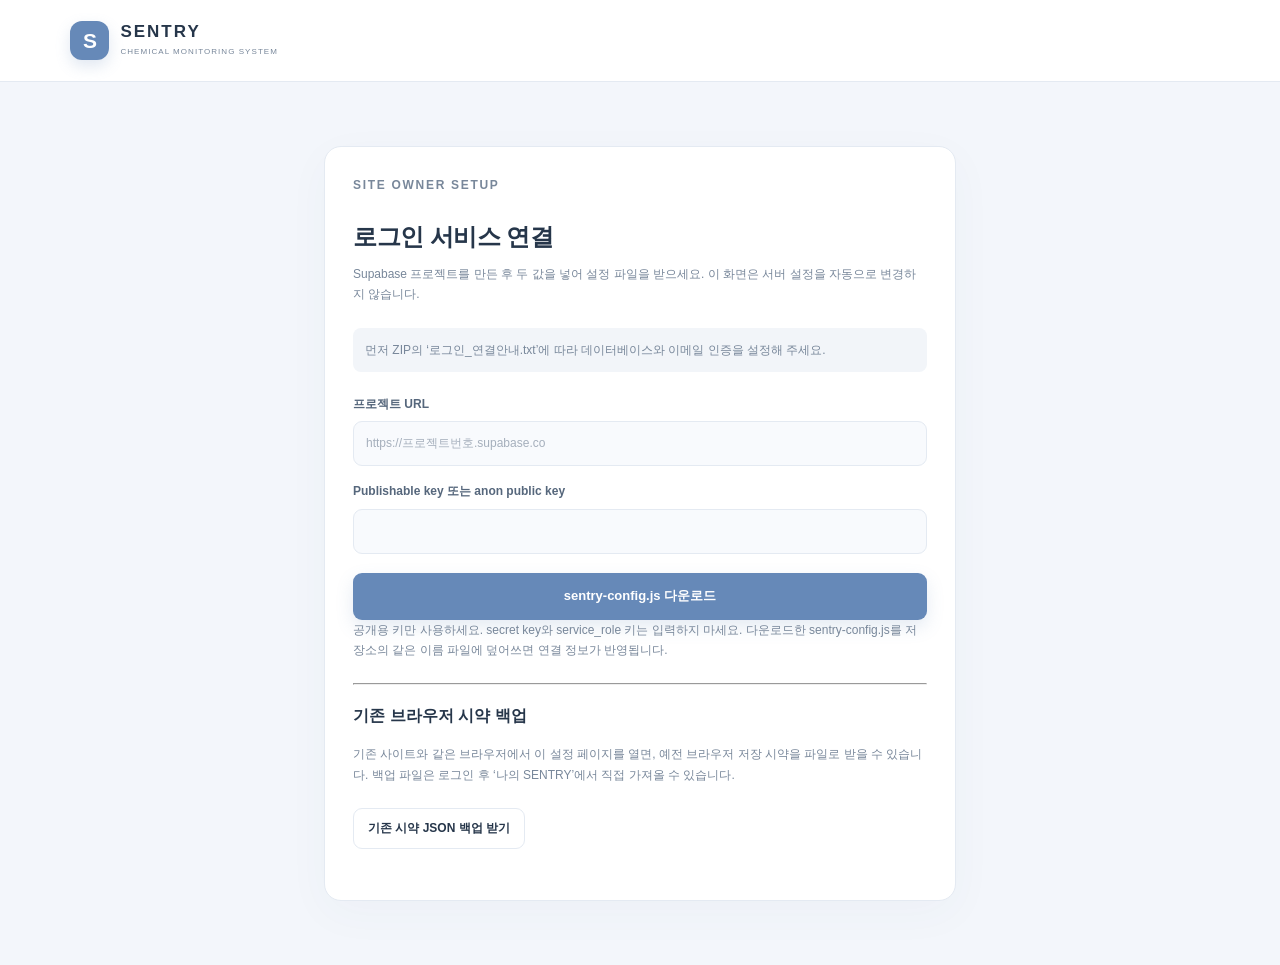
<file: setup.html>
<!doctype html><html lang="ko"><head><meta charset="utf-8"><meta name="viewport" content="width=device-width,initial-scale=1"><title>연결 설정 | SENTRY</title><link rel="stylesheet" href="styles.css"><link rel="stylesheet" href="sentry-account.css"></head><body class="account-setup"><header class="site-header"><a class="brand" href="index.html"><span class="brand-mark">S</span><span><strong>SENTRY</strong><small>CHEMICAL MONITORING SYSTEM</small></span></a></header><main><section class="account-card"><p class="eyebrow">SITE OWNER SETUP</p><h2>로그인 서비스 연결</h2><p>Supabase 프로젝트를 만든 후 두 값을 넣어 설정 파일을 받으세요. 이 화면은 서버 설정을 자동으로 변경하지 않습니다.</p><p class="account-message">먼저 ZIP의 ‘로그인_연결안내.txt’에 따라 데이터베이스와 이메일 인증을 설정해 주세요.</p><form id="setupForm" class="account-form"><label for="projectUrl">프로젝트 URL<input id="projectUrl" type="url" placeholder="https://프로젝트번호.supabase.co" required></label><label for="publicKey">Publishable key 또는 anon public key<input id="publicKey" type="text" autocomplete="off" spellcheck="false" required></label><button class="button primary" type="submit">sentry-config.js 다운로드</button></form><p id="setupMessage" class="account-message" role="status" hidden></p><p class="account-help">공개용 키만 사용하세요. secret key와 service_role 키는 입력하지 마세요. 다운로드한 sentry-config.js를 저장소의 같은 이름 파일에 덮어쓰면 연결 정보가 반영됩니다.</p><hr><h3>기존 브라우저 시약 백업</h3><p class="account-help">기존 사이트와 같은 브라우저에서 이 설정 페이지를 열면, 예전 브라우저 저장 시약을 파일로 받을 수 있습니다. 백업 파일은 로그인 후 ‘나의 SENTRY’에서 직접 가져올 수 있습니다.</p><button class="button secondary small" id="legacyBackup" type="button">기존 시약 JSON 백업 받기</button><p id="backupMessage" class="account-help" role="status"></p></section></main><script src="sentry-setup.js"></script></body></html>
</file>
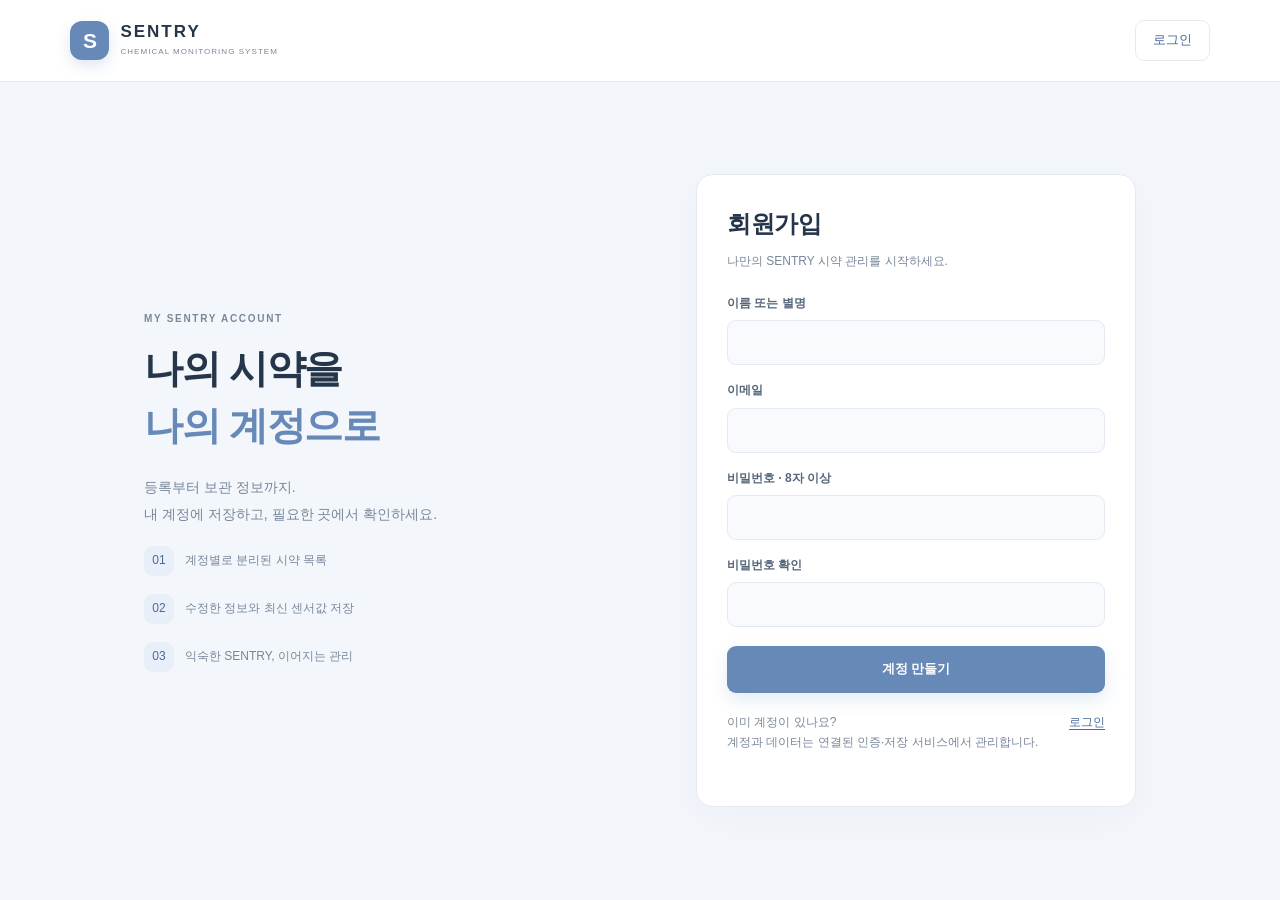
<file: signup.html>
<!doctype html><html lang="ko"><head><meta charset="utf-8"><meta name="viewport" content="width=device-width,initial-scale=1"><meta name="theme-color" content="#6689B8"><title>회원가입 | SENTRY</title><link rel="stylesheet" href="styles.css"><link rel="stylesheet" href="sentry-account.css"></head><body data-account-mode="signup"><header class="site-header"><a class="brand" href="index.html"><span class="brand-mark">S</span><span><strong>SENTRY</strong><small>CHEMICAL MONITORING SYSTEM</small></span></a><nav class="top-nav" id="topNav" aria-label="주 메뉴"><a class="account-login" href="login.html">로그인</a></nav><button class="mobile-menu" id="mobileMenu" aria-label="메뉴 열기">☰</button></header><main class="account-shell"><section class="account-copy"><p class="eyebrow">MY SENTRY ACCOUNT</p><h1>나의 시약을<br><span>나의 계정으로</span></h1><p>등록부터 보관 정보까지.<br>내 계정에 저장하고, 필요한 곳에서 확인하세요.</p><div class="account-feature"><span>01</span>계정별로 분리된 시약 목록</div><div class="account-feature"><span>02</span>수정한 정보와 최신 센서값 저장</div><div class="account-feature"><span>03</span>익숙한 SENTRY, 이어지는 관리</div></section><section class="account-card" aria-labelledby="accountTitle"><h2 id="accountTitle">회원가입</h2><p>나만의 SENTRY 시약 관리를 시작하세요.</p><p id="accountMessage" class="account-message" role="status" aria-live="polite" hidden></p><form id="accountForm" class="account-form"><label for="displayName">이름 또는 별명<input id="displayName" name="displayName" type="text" autocomplete="nickname" maxlength="40" required></label><label for="email">이메일<input id="email" name="email" type="email" autocomplete="username"  required></label><label for="password">비밀번호 · 8자 이상<input id="password" name="password" type="password" autocomplete="new-password" minlength="8" required></label><label for="passwordConfirm">비밀번호 확인<input id="passwordConfirm" name="passwordConfirm" type="password" autocomplete="new-password" minlength="8" required></label><button class="button primary" type="submit" disabled>계정 만들기</button></form><div class="account-links"><span>이미 계정이 있나요?</span><a href="login.html">로그인</a></div><p class="account-help">계정과 데이터는 연결된 인증·저장 서비스에서 관리합니다.</p></section></main><script src="supabase-2.119.0.js"></script><script src="sentry-config.js"></script><script src="sentry-auth.js"></script><script src="sentry-store.js"></script><script src="sentry-bootstrap.js"></script><script src="sentry-auth-forms.js"></script><script>document.getElementById('mobileMenu').addEventListener('click',()=>document.getElementById('topNav').classList.toggle('open'));</script></body></html>
</file>
<file: styles.css>
:root{--blue:#6689B8;--blue-dark:#496B99;--blue-soft:#E8EFF8;--bg:#F3F6FB;--text:#26364A;--muted:#78879A;--line:#E4EAF2;--white:#FFF;--warning:#B97732;--shadow:0 14px 38px rgba(41,66,101,.07);font-family:Inter,-apple-system,BlinkMacSystemFont,"Segoe UI","Noto Sans KR",sans-serif;color:var(--text);scroll-behavior:smooth}
*{box-sizing:border-box}body{margin:0;background:var(--bg);font-size:14px;line-height:1.6}a{color:inherit;text-decoration:none}button,input,select,textarea{font:inherit}button,a{-webkit-tap-highlight-color:transparent}.site-header{height:82px;padding:0 max(5.5vw,24px);display:flex;align-items:center;justify-content:space-between;background:rgba(255,255,255,.94);border-bottom:1px solid var(--line);position:sticky;top:0;z-index:20;backdrop-filter:blur(14px)}.brand{display:flex;align-items:center;gap:11px}.brand-mark{width:39px;height:39px;border-radius:12px;background:var(--blue);color:white;display:grid;place-items:center;font-weight:800;font-size:21px;box-shadow:0 6px 15px #6689B833}.brand strong{display:block;font-size:17px;letter-spacing:2px;line-height:1.2}.brand small{display:block;color:var(--muted);font-size:8px;letter-spacing:1.05px;margin-top:4px}.top-nav{display:flex;align-items:center;gap:34px;color:#68788C;font-size:13px}.top-nav a:hover{color:var(--blue-dark)}.mobile-menu{display:none;background:none;border:0;font-size:24px;color:var(--text)}
.hero{max-width:1320px;margin:auto;padding:78px 5.5vw 62px;display:grid;grid-template-columns:1.02fr .98fr;gap:40px;align-items:center;min-height:510px}.eyebrow{font-size:10px;letter-spacing:1.7px;font-weight:800;color:var(--blue);margin:0 0 12px}.hero h1{font-size:clamp(34px,4.2vw,54px);letter-spacing:-1.8px;line-height:1.23;margin:0;font-weight:750}.hero h1 span{color:var(--blue)}.hero-copy>p:not(.eyebrow){color:var(--muted);font-size:15px;line-height:1.9;max-width:475px;margin:22px 0 26px}.hero-actions{display:flex;gap:11px;flex-wrap:wrap}.button{border:0;display:inline-flex;align-items:center;justify-content:center;gap:13px;border-radius:9px;padding:13px 19px;font-weight:650;font-size:13px;cursor:pointer;transition:transform .2s,background .2s}.button:hover{transform:translateY(-2px)}.primary{background:var(--blue);color:white;box-shadow:0 7px 17px #6689B82B}.primary:hover{background:var(--blue-dark)}.secondary{background:white;border:1px solid var(--line);color:var(--text)}.small{padding:10px 14px;font-size:12px}.hero-dots{display:flex;gap:7px;margin-top:37px}.dot{height:5px;width:19px;border-radius:8px;background:#D5DFEB;border:0;padding:0;cursor:pointer;transition:all .3s}.dot.active{width:33px;background:var(--blue)}
.hero-visual{min-height:365px;display:grid;place-items:center;position:relative}.visual-orbit{position:absolute;border:1px solid #D9E4F1;border-radius:50%;transform:rotate(-18deg)}.orbit-one{width:360px;height:280px}.orbit-two{width:440px;height:330px}.main-visual-card{position:relative;width:min(330px,78%);background:white;border:1px solid #E7EDF5;border-radius:20px;padding:24px;box-shadow:0 22px 65px #334D7019;z-index:1}.visual-card-top,.visual-foot{display:flex;justify-content:space-between;align-items:center}.mini-icon{width:31px;height:31px;border-radius:9px;background:var(--blue-soft);display:grid;place-items:center;color:var(--blue);font-size:20px}.status-pill{font-size:8px;font-weight:800;letter-spacing:1px;color:#5F8C81;background:#EAF5F0;border-radius:20px;padding:5px 8px}.flask-wrap{height:140px;display:flex;align-items:center;flex-direction:column;justify-content:center;margin:10px auto 0}.flask-neck{height:38px;width:29px;border:3px solid #A6BCD5;border-bottom:0;border-radius:5px 5px 0 0;position:relative}.flask-body{width:108px;height:84px;border:3px solid #A6BCD5;border-radius:14px 14px 36px 36px;position:relative;overflow:hidden;background:#F8FBFE}.liquid{position:absolute;bottom:0;left:0;right:0;height:48%;background:#9AB6D8;opacity:.8;border-radius:18px 18px 0 0}.bubble{position:absolute;bottom:20px;width:6px;height:6px;border-radius:50%;background:#EAF2FB;z-index:1}.b1{left:35px}.b2{left:59px;bottom:33px;width:4px;height:4px}.b3{left:73px;bottom:13px;width:4px;height:4px}.main-visual-card h3{text-align:center;font-size:14px;margin:10px 0 4px}.main-visual-card>p{text-align:center;color:var(--muted);font-size:10px;margin:0}.visual-meter{height:5px;background:#EEF2F7;border-radius:9px;margin:20px 0 13px;overflow:hidden}.visual-meter span{display:block;width:72%;height:100%;background:var(--blue);border-radius:9px}.visual-foot{font-size:9px;color:#94A1B1}.float-card{position:absolute;z-index:2;background:white;border:1px solid var(--line);border-radius:12px;box-shadow:0 10px 30px #334D7014;padding:12px 14px;display:flex;gap:10px;align-items:center}.float-top{right:0;top:55px}.float-bottom{left:-4px;bottom:42px}.float-icon{width:34px;height:34px;border-radius:10px;background:var(--blue-soft);color:var(--blue);display:grid;place-items:center;font-weight:800;font-size:17px}.float-card b,.float-card small{display:block}.float-card b{font-size:11px}.float-card small{font-size:9px;color:var(--muted);margin-top:2px}.hero-arrow{position:absolute;z-index:4;width:34px;height:34px;border-radius:50%;border:1px solid var(--line);background:white;color:var(--blue-dark);font-size:23px;display:grid;place-items:center;cursor:pointer;box-shadow:0 5px 15px #334D7012}.hero-arrow.prev{left:0}.hero-arrow.next{right:0}
.trust-strip{background:white;border-top:1px solid var(--line);border-bottom:1px solid var(--line);display:flex;justify-content:center;gap:clamp(28px,8vw,120px);padding:23px 5vw}.trust-strip>div{display:flex;align-items:center;gap:12px}.strip-icon{width:38px;height:38px;border-radius:11px;background:var(--blue-soft);display:grid;place-items:center;color:var(--blue);font-size:19px}.trust-strip b,.trust-strip small{display:block}.trust-strip b{font-size:12px}.trust-strip small{font-size:10px;color:var(--muted);margin-top:2px}
.section{max-width:1320px;margin:auto;padding:76px 5.5vw}.section-heading{display:flex;align-items:flex-end;justify-content:space-between;gap:18px;margin-bottom:27px}.section-heading h2{font-size:27px;letter-spacing:-.7px;margin:0 0 6px}.muted{color:var(--muted);font-size:12px;margin:0}.stats-grid{display:grid;grid-template-columns:repeat(3,1fr);gap:16px;margin-bottom:22px}.stat-card,.panel,.sensor-card{background:white;border:1px solid var(--line);border-radius:14px;box-shadow:var(--shadow)}.stat-card{padding:21px 23px}.stat-label{display:block;color:var(--muted);font-size:11px}.stat-card strong{display:block;font-size:29px;letter-spacing:-1px;margin:6px 0 4px}.stat-note{font-size:10px;color:#96A2B1}.dashboard-grid{display:grid;grid-template-columns:1.2fr .8fr;gap:18px}.panel{padding:23px}.panel-heading{display:flex;justify-content:space-between;align-items:flex-start;margin-bottom:17px}.panel-heading h3,.form-section-title h3,.analysis-heading h3{margin:0;font-size:15px}.panel-heading .muted{font-size:10px;margin-top:4px}.panel-icon{width:32px;height:32px;border-radius:9px;background:var(--blue-soft);color:var(--blue);display:grid;place-items:center}.panel-icon.warning{background:#FBF1E6;color:var(--warning)}.empty-state{text-align:center;padding:32px 10px;color:var(--muted)}.empty-state>span{display:grid;place-items:center;width:43px;height:43px;margin:0 auto 10px;background:var(--bg);color:var(--blue);border-radius:50%;font-size:23px}.empty-state b{display:block;font-size:12px;color:#586A7E}.empty-state p{font-size:10px;margin:5px 0 0}.empty-state.compact{padding:18px 8px}.reagent-item{padding:13px 0;border-top:1px solid #EEF2F6;display:flex;justify-content:space-between;gap:10px;align-items:center}.reagent-item:first-child{border-top:0}.reagent-item b{font-size:12px;display:block}.reagent-item small{display:block;color:var(--muted);font-size:10px;margin-top:3px}.reagent-badge{background:var(--blue-soft);color:var(--blue-dark);border-radius:7px;padding:5px 8px;font-size:10px;white-space:nowrap}.review-item{display:flex;gap:10px;border-bottom:1px solid #EEF2F6;padding:12px 0}.review-item:last-child{border-bottom:0}.review-dot{width:7px;height:7px;border-radius:50%;background:#D79B56;margin-top:7px;flex-shrink:0}.review-item b{font-size:11px;display:block}.review-item p{font-size:10px;color:var(--muted);margin:3px 0 0}.notice-box{display:flex;gap:9px;background:#F5F8FC;border-radius:9px;padding:12px;margin-top:14px;color:#718196}.notice-box span{color:var(--blue)}.notice-box p{font-size:10px;margin:0}
.register-section{padding-top:32px}.register-layout{display:grid;grid-template-columns:1fr .82fr;gap:18px;align-items:start}.form-panel{display:flex;flex-direction:column;gap:15px}.form-section-title{display:flex;align-items:center;gap:12px;padding-bottom:13px;border-bottom:1px solid var(--line);margin-bottom:2px}.form-section-title>span{background:var(--blue-soft);color:var(--blue-dark);font-size:11px;font-weight:800;border-radius:8px;padding:8px 10px}.form-section-title p{font-size:10px;color:var(--muted);margin:3px 0 0}label{font-size:11px;font-weight:650;color:#56677C;display:flex;flex-direction:column;gap:7px}.required{color:#C16C55}input,select,textarea{width:100%;border:1px solid #DFE6EF;background:#FBFCFE;border-radius:8px;padding:11px 12px;color:var(--text);outline:none;font-size:12px;transition:border .2s,box-shadow .2s}input:focus,select:focus,textarea:focus{border-color:#91A9CA;box-shadow:0 0 0 3px #6689B81A}input::placeholder,textarea::placeholder{color:#A5AFBC;font-weight:400}.form-row{display:grid;grid-template-columns:.75fr 1.25fr;gap:12px}textarea{resize:vertical}.submit-button{width:100%;margin-top:2px}.form-footnote{font-size:10px;color:#8A98A9;margin:0}.analysis-panel{position:sticky;top:102px;min-height:370px}.analysis-heading{display:flex;gap:12px;align-items:center;border-bottom:1px solid var(--line);padding-bottom:16px}.analysis-symbol{width:38px;height:38px;border-radius:11px;background:var(--blue-soft);display:grid;place-items:center;color:var(--blue);font-size:20px}.analysis-heading .eyebrow{font-size:8px;margin-bottom:2px}.analysis-placeholder{text-align:center;padding:37px 15px;color:var(--muted)}.placeholder-symbol{font-size:33px;color:#9EB4D0;margin-bottom:8px}.analysis-placeholder b{display:block;color:#52657B;font-size:12px}.analysis-placeholder p{font-size:10px;max-width:250px;margin:7px auto 0}.analysis-result{padding-top:18px}.analysis-result h4{font-size:12px;margin:0 0 8px}.analysis-result p,.analysis-result li{font-size:11px;color:#6E7E91}.analysis-result ul{padding-left:18px;margin:7px 0}.result-warning{background:#FBF5EC;border-radius:9px;padding:11px 12px;font-size:10px;color:#986A37;margin-top:12px}.recommendation-chip{display:inline-flex;margin:4px 4px 0 0;background:var(--blue-soft);color:var(--blue-dark);padding:5px 8px;border-radius:6px;font-size:10px}
.sensor-section{padding-top:34px}.sensor-grid{display:grid;grid-template-columns:repeat(3,1fr);gap:15px}.sensor-card{padding:21px;box-shadow:none}.sensor-card-top{display:flex;justify-content:space-between;align-items:center;margin-bottom:18px}.sensor-symbol{width:41px;height:41px;background:var(--blue-soft);color:var(--blue);border-radius:12px;display:grid;place-items:center;font-size:21px;font-weight:700}.tag{font-size:9px;border-radius:6px;padding:5px 7px}.fixed-tag{background:#EAF3EF;color:#578575}.optional-tag{background:#F0F2F7;color:#78879A}.sensor-card h3{font-size:14px;margin:0 0 8px}.sensor-card p{font-size:11px;color:var(--muted);min-height:55px;margin:0;line-height:1.8}.sensor-line{height:3px;background:#EEF2F7;border-radius:4px;margin-top:19px}.sensor-line span{display:block;width:44%;height:100%;background:#9DB4D1;border-radius:4px}.optional .sensor-line span{width:28%;background:#C0CAD8}.food-extension{display:flex;align-items:center;gap:17px;padding:22px 24px;margin-top:18px;background:#EAF0F7;border:1px solid #DFE7F1;border-radius:14px}.food-icon{width:46px;height:46px;flex-shrink:0;background:white;color:var(--blue);border-radius:13px;display:grid;place-items:center;font-size:22px}.food-extension .eyebrow{font-size:8px;margin-bottom:4px}.food-extension h3{font-size:14px;margin:0 0 5px}.food-extension p:not(.eyebrow){font-size:11px;color:#718196;margin:0}.extension-tag{margin-left:auto;white-space:nowrap;background:white;color:var(--blue-dark);font-size:9px;padding:7px 9px;border-radius:7px}
.site-footer{border-top:1px solid var(--line);background:white;padding:28px 5.5vw;display:flex;align-items:center;gap:22px;flex-wrap:wrap}.footer-brand .brand-mark{width:32px;height:32px;font-size:17px}.footer-brand strong{font-size:14px}.footer-brand small{font-size:7px}.site-footer>p{font-size:10px;color:var(--muted);margin:0}.footer-disclaimer{margin-left:auto!important;max-width:390px}.toast{position:fixed;bottom:22px;left:50%;transform:translate(-50%,20px);opacity:0;pointer-events:none;background:#26364A;color:white;padding:12px 17px;border-radius:10px;font-size:12px;box-shadow:var(--shadow);transition:.25s;z-index:50;max-width:calc(100vw - 30px)}.toast.show{opacity:1;transform:translate(-50%,0)}
@media(max-width:900px){.hero{padding-top:55px;gap:18px}.hero-visual{transform:scale(.94)}.dashboard-grid,.register-layout{grid-template-columns:1fr}.analysis-panel{position:static}.sensor-grid{grid-template-columns:repeat(2,1fr)}.top-nav{gap:19px}.float-top{right:-4px}.float-bottom{left:0}}
@media(max-width:620px){.site-header{height:68px;padding:0 19px}.brand-mark{width:35px;height:35px}.brand strong{font-size:15px}.brand small{font-size:7px}.mobile-menu{display:block}.top-nav{display:none;position:absolute;top:67px;left:0;right:0;background:white;border-bottom:1px solid var(--line);padding:17px 22px;flex-direction:column;align-items:flex-start;gap:15px}.top-nav.open{display:flex}.hero{grid-template-columns:1fr;padding:46px 22px 39px;gap:10px}.hero h1{font-size:36px}.hero-copy>p:not(.eyebrow){font-size:13px;margin:16px 0 21px}.hero-visual{min-height:325px;transform:none;margin:0 -7px}.orbit-one{width:300px;height:240px}.orbit-two{width:350px;height:280px}.main-visual-card{width:270px;padding:19px}.float-top{right:0;top:34px}.float-bottom{left:0;bottom:22px}.float-card{padding:9px}.float-icon{width:29px;height:29px}.hero-arrow.prev{left:2px}.hero-arrow.next{right:2px}.trust-strip{padding:17px 20px;gap:14px;justify-content:space-between}.trust-strip>div{gap:7px;flex:1}.strip-icon{width:30px;height:30px;font-size:15px;flex-shrink:0}.trust-strip b{font-size:10px}.trust-strip small{font-size:8px}.section{padding:52px 20px}.section-heading{align-items:flex-start}.section-heading h2{font-size:23px}.section-heading .button{white-space:nowrap}.stats-grid{gap:8px}.stat-card{padding:15px 12px}.stat-card strong{font-size:25px}.stat-label{font-size:10px}.stat-note{font-size:9px}.panel{padding:18px}.form-row{grid-template-columns:1fr}.sensor-grid{grid-template-columns:1fr}.sensor-card p{min-height:0}.food-extension{align-items:flex-start;padding:17px;gap:12px}.extension-tag{display:none}.site-footer{padding:25px 20px;gap:13px}.footer-disclaimer{margin-left:0!important}.dashboard-section{padding-bottom:42px}.register-section,.sensor-section{padding-top:18px}}
@media(prefers-reduced-motion:reduce){*,*::before,*::after{scroll-behavior:auto!important;transition:none!important;animation:none!important}}
/* Refinements: smooth transitions and integrated product visual */
.hero-copy{animation:heroFadeIn 1.2s ease both}
.hero-product-image{position:absolute;inset:-20px -35px -18px -5px;display:flex;align-items:center;justify-content:center;overflow:hidden;border-radius:24px;mask-image:linear-gradient(to right,transparent 0%,black 13%,black 94%,transparent 100%);-webkit-mask-image:linear-gradient(to right,transparent 0%,black 13%,black 94%,transparent 100%)}
.hero-product-image img{width:100%;height:100%;object-fit:cover;object-position:66% center;filter:saturate(.84);mix-blend-mode:multiply}
.hero-visual:after{content:"";position:absolute;inset:0;background:linear-gradient(90deg,var(--bg) 0%,rgba(243,246,251,.12) 28%,transparent 65%);pointer-events:none;z-index:1}
.hero-visual .float-card,.hero-visual .hero-arrow{z-index:4}.visual-orbit{z-index:0}
@keyframes heroFadeIn{from{opacity:0;transform:translateY(8px)}to{opacity:1;transform:translateY(0)}}
.hero-copy.slide-transition{animation:none;opacity:0;transform:translateY(7px)}.hero-copy.slide-transition.show{animation:heroFadeIn 1.2s ease both}
.search-row{display:flex;align-items:center;gap:10px;background:#fff;border:1px solid var(--line);border-radius:12px;padding:9px 11px;margin-bottom:18px;color:var(--blue);box-shadow:var(--shadow)}.search-row input{border:0;background:transparent;box-shadow:none!important;padding:8px}.search-row>span{font-size:22px;padding-left:6px}.reagent-select{font:inherit;color:var(--text);padding:13px 0}.reagent-select:hover{background:#F8FAFD!important}.module-row{display:flex;align-items:center;gap:11px;padding:13px 0;border-bottom:1px solid #EEF2F6}.module-row:last-child{border-bottom:0}.module-symbol{width:36px;height:36px;border-radius:10px;background:var(--blue-soft);color:var(--blue);display:grid;place-items:center;font-size:17px;flex-shrink:0}.module-row b,.module-row small{display:block}.module-row b{font-size:11px}.module-row small{font-size:9px;color:var(--muted);margin-top:3px}.module-state{margin-left:auto;font-size:9px;background:#F0F2F5;color:#77869A;border-radius:6px;padding:5px 7px;white-space:nowrap}.detail-grid-inner{display:grid;grid-template-columns:1fr 1fr;gap:14px}.detail-grid-inner>div{padding:12px;background:#F7F9FC;border-radius:9px;min-width:0}.detail-grid-inner small,.detail-grid-inner b{display:block}.detail-grid-inner small{font-size:9px;color:var(--muted);margin-bottom:5px}.detail-grid-inner b{font-size:11px;overflow-wrap:anywhere}.detail-info h3{font-size:15px;margin:0 0 16px}.detail-info .notice-box{margin-top:13px}
@media(max-width:620px){.hero-product-image{inset:0 -14px 0 -14px}.hero-product-image img{object-position:64% center}.hero-visual:after{background:linear-gradient(180deg,var(--bg) 0%,rgba(243,246,251,.08) 25%,transparent 60%)}}

/* SENTRY navigation and focused home layout */
.hero-product-image img{display:block;object-fit:contain;object-position:center;width:100%;height:100%;mix-blend-mode:multiply}
.hero-visual{isolation:isolate}
.reagent-select{font:inherit;padding:16px 12px;border-bottom:1px solid var(--line);border-radius:0}
.reagent-select:hover{background:#F3F6FB!important}
.detail-info{padding:18px 4px}
.detail-grid-inner{display:grid;grid-template-columns:repeat(2,minmax(0,1fr));gap:14px;margin:16px 0}
.detail-grid-inner>div{padding:13px;background:#F5F7FB;border-radius:10px}
.detail-grid-inner small,.detail-grid-inner b{display:block}
.detail-grid-inner small{font-size:11px;color:var(--muted);margin-bottom:5px}
.detail-grid-inner b{font-size:13px;overflow-wrap:anywhere}
@media(max-width:640px){.detail-grid-inner{grid-template-columns:1fr}}

/* SENTRY dashboard simulated sensor details */
.simulated-label{font-size:11px;color:#6689B8;background:#E8EFF8;padding:7px 10px;border-radius:8px;margin:8px 0 14px}.detail-subtitle{margin:18px 0 8px;font-size:13px}.optional-detail-list{display:grid;gap:8px}.optional-detail{display:grid;grid-template-columns:1fr auto;gap:2px 10px;padding:11px;border:1px solid var(--line);border-radius:10px;background:#fbfcfe}.optional-detail span{font-size:11px;color:var(--blue-dark)}.optional-detail small{grid-column:1/-1;color:var(--muted)}

/* SENTRY dashboard details and sensor guide refinements */
.sensor-guide{padding-top:46px;padding-bottom:56px;border-top:1px solid var(--line);background:#fff}
.sensor-guide-grid{display:grid;grid-template-columns:repeat(4,minmax(0,1fr));gap:14px}
.guide-card{background:#fff;border:1px solid var(--line);border-radius:15px;padding:22px;box-shadow:var(--shadow)}
.guide-icon{display:grid;place-items:center;width:40px;height:40px;border-radius:12px;background:var(--blue-soft);color:var(--blue-dark);font-size:21px;margin-bottom:13px}
.guide-card h3{margin:0 0 8px;font-size:15px}.guide-card p{color:var(--muted);font-size:12px;line-height:1.8;min-height:66px;margin:0 0 12px}.guide-card small{font-size:10px;color:var(--blue-dark)}
.stats-two{grid-template-columns:repeat(2,minmax(0,1fr))}
.reagent-wrap{border-bottom:1px solid var(--line)}.reagent-wrap:last-child{border-bottom:0}
.reagent-item{display:flex;align-items:center;gap:12px;padding:17px 18px;background:white;border:0;cursor:pointer;color:var(--text);transition:background .2s}
.reagent-item:hover,.reagent-item.selected{background:#F4F7FC}.reagent-item>div{flex:1;min-width:0}.reagent-item b{display:block;font-size:14px}.reagent-item small{display:block;color:var(--muted);font-size:11px;margin-top:3px}
.reagent-badge{white-space:nowrap;border-radius:20px;padding:5px 10px;font-size:10px;font-weight:700}.badge-good,.status-good{background:#E4F5EE;color:#247A61}.badge-bad,.status-bad{background:#FCEBE9;color:#B34D48}.expand-chevron{color:var(--muted);font-size:17px;width:18px;text-align:center}
.inline-detail{display:grid;grid-template-rows:0fr;opacity:0;transition:grid-template-rows .42s ease,opacity .32s ease;background:#F8FAFD}
.inline-detail.expanded{grid-template-rows:1fr;opacity:1}.inline-detail[hidden]{display:none}
.inline-detail-inner{min-height:0;overflow:hidden;padding:20px;border-top:1px solid var(--line)}
.detail-top{display:flex;justify-content:space-between;align-items:flex-start;gap:12px;flex-wrap:wrap;margin-bottom:17px}.detail-top h3{margin:0 0 8px;font-size:17px}.detail-top h3 small{font-weight:500;color:var(--muted);font-size:12px}.status-pill{display:inline-block;border-radius:20px;padding:4px 9px;font-size:10px;font-weight:700}.simulated-label{color:#9A7542;font-size:10px}
.detail-grid-inner{display:grid;grid-template-columns:repeat(3,minmax(0,1fr));gap:10px}
.detail-grid-inner>div{background:white;border:1px solid var(--line);border-radius:11px;padding:13px;min-width:0}
.detail-grid-inner small{display:block;color:var(--muted);font-size:10px;margin-bottom:5px}.detail-grid-inner b{display:block;font-size:14px;overflow-wrap:anywhere}.detail-grid-inner em{display:block;font-size:10px;font-style:normal;margin-top:5px}.good-text{color:#278468}.bad-text{color:#B34D48}
.detail-subtitle{margin:20px 0 10px;font-size:13px}.optional-detail-list{display:grid;gap:8px}.optional-detail{display:grid;grid-template-columns:130px 1fr;gap:3px 12px;background:white;border:1px solid var(--line);border-radius:10px;padding:12px}.optional-detail b{font-size:12px}.optional-detail span{font-size:11px;color:var(--blue-dark)}.optional-detail small{grid-column:1/-1;color:var(--muted);font-size:10px}
.review-item{display:flex;gap:12px;padding:16px 0;border-bottom:1px solid var(--line)}.review-item:last-child{border-bottom:0}.review-item b{font-size:13px}.review-item p{font-size:11px;color:var(--muted);margin:4px 0 0}.review-dot{width:9px;height:9px;background:#C66A60;border-radius:50%;margin-top:7px;flex-shrink:0}
@media(max-width:900px){.sensor-guide-grid{grid-template-columns:repeat(2,minmax(0,1fr))}.dashboard-grid{grid-template-columns:1fr}.detail-grid-inner{grid-template-columns:repeat(2,minmax(0,1fr))}}
@media(max-width:560px){.sensor-guide-grid{grid-template-columns:1fr}.guide-card p{min-height:0}.detail-grid-inner{grid-template-columns:1fr 1fr}.inline-detail-inner{padding:13px}.optional-detail{grid-template-columns:1fr}.optional-detail small{grid-column:auto}.reagent-item{padding:14px 10px;gap:7px}.reagent-badge{font-size:9px;padding:4px 7px}}

/* Clean, compact sensor guide — visually aligned with the SENTRY dashboard */
.sensor-guide{max-width:none;padding:54px max(5.5vw,24px) 58px;background:#F7F9FC;border-top:1px solid var(--line)}
.sensor-guide>.section-heading,.sensor-guide>.sensor-guide-grid{max-width:1320px;margin-left:auto;margin-right:auto}
.sensor-guide .section-heading{margin-bottom:22px}
.sensor-guide .section-heading h2{font-size:25px}
.sensor-guide-grid{gap:16px}
.guide-card{position:relative;padding:21px 20px 19px;border-radius:14px;border-color:#E5EBF3;box-shadow:0 5px 18px rgba(41,66,101,.035);min-width:0}
.guide-icon{width:42px;height:42px;border-radius:12px;background:#E9F0F9;color:#587CA8;font-weight:650;margin-bottom:15px}
.guide-card h3{font-size:14px;margin:0 0 7px;letter-spacing:-.2px}
.guide-card p{font-size:11px;line-height:1.75;min-height:58px;margin-bottom:14px;color:#748398}
.guide-card small{display:inline-block;font-size:9px;font-weight:650;color:#617FA5;background:#F0F4FA;padding:5px 8px;border-radius:6px}
.sensor-guide-grid .guide-card:nth-child(2) .guide-icon{background:#E9F5F1;color:#39806D}
.sensor-guide-grid .guide-card:nth-child(3) .guide-icon{background:#EEF0FA;color:#6979A8}
.sensor-guide-grid .guide-card:nth-child(4) .guide-icon{background:#F7F0E8;color:#A8794A}
@media(max-width:620px){.sensor-guide{padding:42px 20px}.sensor-guide .section-heading h2{font-size:23px}.guide-card{padding:18px}.guide-card p{min-height:0}}
.review-dot{background:#C94E49}

/* Reagent delete action */
.button.danger{background:#b84242;color:#fff;border:1px solid #b84242}.button.danger:hover{background:#9f3434}.detail-actions{display:flex;align-items:center;gap:12px;flex-wrap:wrap;margin-top:18px;padding-top:16px;border-top:1px solid var(--line)}.detail-actions>span{font-size:11px;color:var(--muted)}


/* SENTRY requested feature additions — additive styles only */
.field-hint{font-size:10px;font-weight:400;color:var(--muted);line-height:1.5}
.sensor-guide-grid{grid-template-columns:repeat(4,minmax(0,1fr))}
@media(max-width:900px){.sensor-guide-grid{grid-template-columns:repeat(2,minmax(0,1fr))}}
@media(max-width:560px){.sensor-guide-grid{grid-template-columns:1fr}}
.state-good{color:#247A61}.state-bad{color:#B34D48}.state-unknown{color:#77869A}.unknown-text{color:#77869A}
.state-source-note{font-size:10px;color:#8A98A9;background:#F1F4F8;border-radius:8px;padding:10px 12px;margin:10px 0 0}
.lab-section{padding-top:52px}.lab-page-title{font-size:32px;letter-spacing:-.8px;margin:0 0 8px}.lab-grid{display:grid;grid-template-columns:repeat(2,minmax(0,1fr));gap:18px;align-items:start}.lab-panel{padding:23px;min-width:0}.lab-panel-heading{display:flex;gap:12px;align-items:center;margin-bottom:20px;padding-bottom:15px;border-bottom:1px solid var(--line)}.lab-number{width:38px;height:38px;border-radius:11px;background:var(--blue-soft);color:var(--blue-dark);display:grid;place-items:center;font-size:12px;font-weight:800;flex-shrink:0}.lab-panel-heading h2{font-size:16px;margin:0 0 4px}.lab-panel-heading p{font-size:11px;color:var(--muted);margin:0}.lab-form{display:flex;flex-direction:column;gap:14px}.lab-fields{display:grid;grid-template-columns:repeat(2,minmax(0,1fr));gap:12px}.lab-fields label{min-width:0}.lab-result{margin-top:16px;padding:15px;background:#F5F8FC;border:1px solid #E6EDF5;border-radius:11px;min-height:86px}.lab-result>p{font-size:11px;color:var(--muted);margin:0}.lab-result strong{display:block;font-size:25px;color:var(--blue-dark);margin:4px 0}.result-kicker{font-size:10px;color:var(--muted);font-weight:700}.lab-result p{font-size:11px;margin:5px 0;color:#596B80}.result-equation{font-size:11px;line-height:1.9;background:white;border-radius:8px;padding:10px;margin:10px 0;color:#40566F;overflow-wrap:anywhere}.lab-result small{font-size:10px;color:var(--muted);line-height:1.6;display:block}.lab-result .lab-error{color:#B34D48}.lab-caution{font-size:10px;color:#8A98A9;line-height:1.7;margin:12px 0 0}.procedure-list{padding-left:20px;margin:0}.procedure-list li{font-size:11px;color:#5E7085;line-height:1.8;padding:3px 0}.guide-panel .notice-box{margin-top:17px}
@media(max-width:760px){.lab-grid{grid-template-columns:1fr}.lab-section{padding:38px 20px}.lab-panel{padding:18px}}
@media(max-width:420px){.lab-fields{grid-template-columns:1fr}.lab-page-title{font-size:28px}}
</file>
<file: sentry-account.css>
/* Account UI follows SENTRY's existing colours, cards and spacing. */
body[data-sentry-private]:not(.account-ready) main { display:none; }
.account-gate { max-width:650px; margin:65px auto; padding:26px; border:1px solid var(--line); border-radius:14px; background:white; text-align:center; line-height:1.8; }
.account-gate .button { margin:8px; }
.top-nav a { white-space:nowrap; }
.account-logout { border:1px solid var(--line); border-radius:8px; padding:8px 12px; background:white; color:var(--muted); font:inherit; cursor:pointer; white-space:nowrap; }
.account-login { padding:9px 17px; border:1px solid var(--line); border-radius:9px; color:var(--blue-dark); background:#fff; }
.account-shell { max-width:1040px; margin:auto; min-height:calc(100vh - 83px); padding:70px 24px; display:grid; grid-template-columns:minmax(0,1fr) minmax(0,440px); align-items:center; gap:80px; }
.account-copy h1 { font-size:39px; line-height:1.45; letter-spacing:-1.3px; margin:13px 0 20px; }
.account-copy > p { color:var(--muted); max-width:390px; line-height:1.9; }
.account-copy h1 span { color:var(--blue); }
.account-feature { display:flex; gap:11px; align-items:center; color:var(--muted); font-size:12px; margin-top:18px; }
.account-feature > span { display:grid; place-items:center; background:var(--blue-soft); color:var(--blue-dark); border-radius:9px; width:30px; height:30px; }
.account-card { padding:30px; background:white; border:1px solid var(--line); border-radius:17px; box-shadow:0 12px 45px #334D7009; min-width:0; }
.account-card h2 { margin:0 0 7px; font-size:24px; letter-spacing:-.5px; }
.account-card > p { color:var(--muted); font-size:12px; margin:0 0 23px; line-height:1.7; }
.account-form { display:flex; flex-direction:column; gap:16px; }
.account-form label { display:flex; flex-direction:column; gap:7px; font-size:12px; font-weight:700; }
.account-form input { width:100%; min-width:0; padding:12px; border:1px solid var(--line); border-radius:9px; background:#F8FAFD; color:var(--text); font:inherit; font-weight:400; }
.account-form input:focus-visible { outline:2px solid #A8C2E4; outline-offset:2px; }
.account-form .button { width:100%; margin-top:3px; }
.account-form :disabled { opacity:.6; cursor:wait; }
.account-message { font-size:12px; padding:12px; margin:0 0 18px; border-radius:8px; background:#F2F5F9; line-height:1.8; overflow-wrap:anywhere; }
.account-message[hidden] { display:none; }
.account-message.is-error { background:#FCEBE9; color:#A3423D; }
.account-message.is-success { background:#E4F5EE; color:#247A61; }
.account-links { margin-top:20px; display:flex; justify-content:space-between; flex-wrap:wrap; gap:12px; color:var(--muted); font-size:12px; }
.account-links a { color:var(--blue-dark); text-decoration:underline; text-underline-offset:3px; }
.account-help { font-size:11px; line-height:1.8; color:var(--muted); margin-top:20px; }
.account-bar { display:flex; flex-wrap:wrap; gap:12px; align-items:center; justify-content:space-between; border:1px solid var(--line); border-radius:10px; background:#fff; padding:13px 16px; margin-bottom:22px; font-size:12px; }
.account-bar > span { overflow-wrap:anywhere; min-width:0; }
.account-bar small { color:var(--muted); }
.account-bar-actions { display:flex; gap:8px; flex-wrap:wrap; }
.account-data-message { color:var(--muted); font-size:12px; line-height:1.8; }
.account-import { margin:20px 0; padding:15px; border:1px solid var(--line); border-radius:10px; font-size:12px; }
.account-import p { color:var(--muted); line-height:1.8; }
.account-setup main { max-width:680px; margin:40px auto; padding:24px; }
.account-setup .account-card { padding:28px; }
@media(max-width:1000px) { .account-shell { gap:35px; } .top-nav { gap:19px; } }
@media(max-width:760px) { .account-shell { grid-template-columns:1fr; max-width:520px; padding:35px 20px; gap:28px; } .account-copy h1 { font-size:30px; margin:8px 0 12px; } .account-copy > p { margin:0; font-size:12px; } .account-feature { display:none; } .account-card { padding:24px; } }
</file>
<file: sentry-extra.css>
/* SENTRY scoped add-on styles. Original styles.css is not changed. */
.ai-panel { grid-column: 1 / -1; }
.ai-connection { display:inline-block; padding:7px 12px; border-radius:8px; font-size:12px; font-weight:700; background:#E9EDF3; color:#647184; margin:3px 0 14px; }
.ai-connection.ai-connected { background:#E9F6EF; color:#28734E; }
.ai-examples { display:flex; flex-wrap:wrap; gap:8px; margin:0 0 16px; }
.ai-example { border:1px solid var(--line); border-radius:9px; padding:9px 12px; background:var(--white); color:var(--blue-dark); cursor:pointer; font-size:12px; }
.ai-example:hover { background:var(--blue-soft); }
.ai-messages { display:flex; flex-direction:column; gap:10px; min-height:130px; max-height:390px; overflow-y:auto; padding:16px; background:#F7F9FC; border:1px solid var(--line); border-radius:12px; margin-bottom:15px; }
.ai-message { white-space:pre-wrap; overflow-wrap:anywhere; padding:11px 14px; border-radius:11px; max-width:min(90%,650px); line-height:1.7; }
.ai-assistant { align-self:flex-start; background:white; border:1px solid var(--line); }
.ai-user { align-self:flex-end; background:var(--blue-soft); color:var(--text); }
.ai-label { display:block; margin:0 0 6px; font-weight:700; }
.ai-form textarea { width:100%; min-height:85px; background:white; border:1px solid var(--line); border-radius:9px; resize:vertical; padding:12px; color:var(--text); }
.ai-form textarea:focus { outline:2px solid #A8C2E4; outline-offset:1px; }
.ai-submit-row { display:flex; justify-content:space-between; align-items:center; gap:18px; margin-top:11px; }
.ai-privacy { font-size:11px; color:var(--muted); max-width:540px; }
.ai-form button:disabled { cursor:wait; opacity:.65; transform:none; }
@media(max-width:600px) { .ai-submit-row { flex-direction:column; align-items:stretch; } .ai-submit-row .button { width:100%; } .ai-message { max-width:97%; } }

/* Dashboard-only layout fix: keep "초기화" on a single line on narrow screens. */
.search-row { min-width: 0; flex-wrap: nowrap; }
.search-row #searchReagents { flex: 1 1 auto; min-width: 0; width: 0; }
.search-row #clearSearch { flex: 0 0 auto; width: auto; min-width: 70px; white-space: nowrap; word-break: keep-all; }
/* Sensor state preview: visual indicators always explicitly marked as simulations. */
.reagent-state-preview { display: flex; flex-wrap: wrap; align-items: center; gap: 6px; margin-top: 9px; }
.reagent-state-preview .reagent-state-chip { display: inline-flex; gap: 4px; align-items: center; font-weight: 650; font-size: 10px; padding: 4px 7px; border-radius: 6px; white-space: nowrap; }
.reagent-state-chip.state-good { background: #E4F5EE; color: #247A61; }
.reagent-state-chip.state-bad { background: #FCEBE9; color: #B34D48; }
.reagent-state-preview .state-demo-tag { color: #78879A; font-size: 9px; font-weight: 500; white-space: nowrap; }
.reagent-item .reagent-state-preview { line-height: 1.2; }
@media (max-width: 420px) { .search-row { gap: 6px; } .search-row #clearSearch { padding: 10px 12px; } .reagent-state-preview { gap: 4px; } }

/* Manual confirmation controls are confined to the existing dashboard design. */
.demo-state-control { display:flex; gap:12px; align-items:center; justify-content:space-between; flex-wrap:wrap; margin:14px 0; padding:14px 16px; background:#F6F8FB; border:1px solid var(--line, #E3E7EF); border-radius:10px; }
.demo-state-control > div { display:flex; flex-direction:column; gap:5px; min-width:0; flex:1 1 190px; }
.demo-state-control strong { font-size:13px; color:var(--blue-dark, #213752); }
.demo-state-control small { font-size:11px; color:var(--muted, #68798A); line-height:1.6; }
.demo-state-control .button { flex:0 1 auto; width:auto; max-width:100%; white-space:normal; word-break:keep-all; text-align:center; }
.demo-fix-button { display:inline-flex; margin-top:8px; padding:7px 10px; border:1px solid #A8BDD8; border-radius:7px; background:#fff; color:#315681; font:inherit; font-size:11px; font-weight:700; cursor:pointer; }
.demo-fix-button:hover { background:#EFF5FC; }
@media(max-width:420px){ .demo-state-control .button { width:100%; } }

.reagent-state-chip.state-unknown { background:#EFF1F4; color:#737E8D; }
</file>
<file: sentry-serial.css>
/* Only the new HC-06 receiver is styled here; existing site styles are retained. */
.serial-panel { margin:0 0 24px; }
.serial-heading { display:flex; flex-wrap:wrap; align-items:flex-start; justify-content:space-between; gap:12px; }
.serial-heading h3 { margin:0 0 7px; }
.serial-heading p { margin:0; line-height:1.7; }
.serial-source { display:inline-block; padding:7px 10px; border-radius:7px; font-size:11px; font-weight:700; }
.serial-good { background:#E4F5EE; color:#247A61; }
.serial-neutral { background:#EFF1F4; color:#647184; }
.serial-controls { display:flex; flex-wrap:wrap; align-items:end; gap:10px; margin:18px 0 12px; }
.serial-controls label { flex:1 1 250px; font-size:12px; font-weight:700; }
.serial-controls select { display:block; width:100%; margin-top:7px; padding:11px; border:1px solid var(--line); background:white; border-radius:8px; color:var(--text); font:inherit; }
.serial-controls button { flex:0 0 auto; }
.serial-controls :disabled { opacity:.55; cursor:not-allowed; }
.serial-controls :focus-visible { outline:2px solid #6689B8; outline-offset:3px; }
.serial-status { margin:10px 0; font-size:12px; line-height:1.7; }
.serial-time { font-size:11px; color:var(--muted); }
.serial-values { display:grid; grid-template-columns:repeat(3,minmax(0,1fr)); gap:10px; margin:16px 0; }
.serial-values > div { min-width:0; padding:14px; border:1px solid var(--line); border-radius:9px; background:#F7F9FC; }
.serial-values small { display:block; color:var(--muted); font-size:11px; margin-bottom:7px; }
.serial-values b { font-size:15px; overflow-wrap:anywhere; }
.serial-note { font-size:11px; line-height:1.8; color:var(--muted); }
.serial-panel details { margin-top:13px; font-size:12px; }
.serial-panel summary { cursor:pointer; color:var(--blue-dark); }
.serial-panel pre { white-space:pre-wrap; overflow-wrap:anywhere; max-height:260px; overflow:auto; background:#F7F9FC; border:1px solid var(--line); padding:12px; border-radius:8px; font-size:11px; line-height:1.6; }
@media(max-width:620px) { .serial-values { grid-template-columns:repeat(2,minmax(0,1fr)); } .serial-controls .button { flex:1 1 120px; } }
</file>
